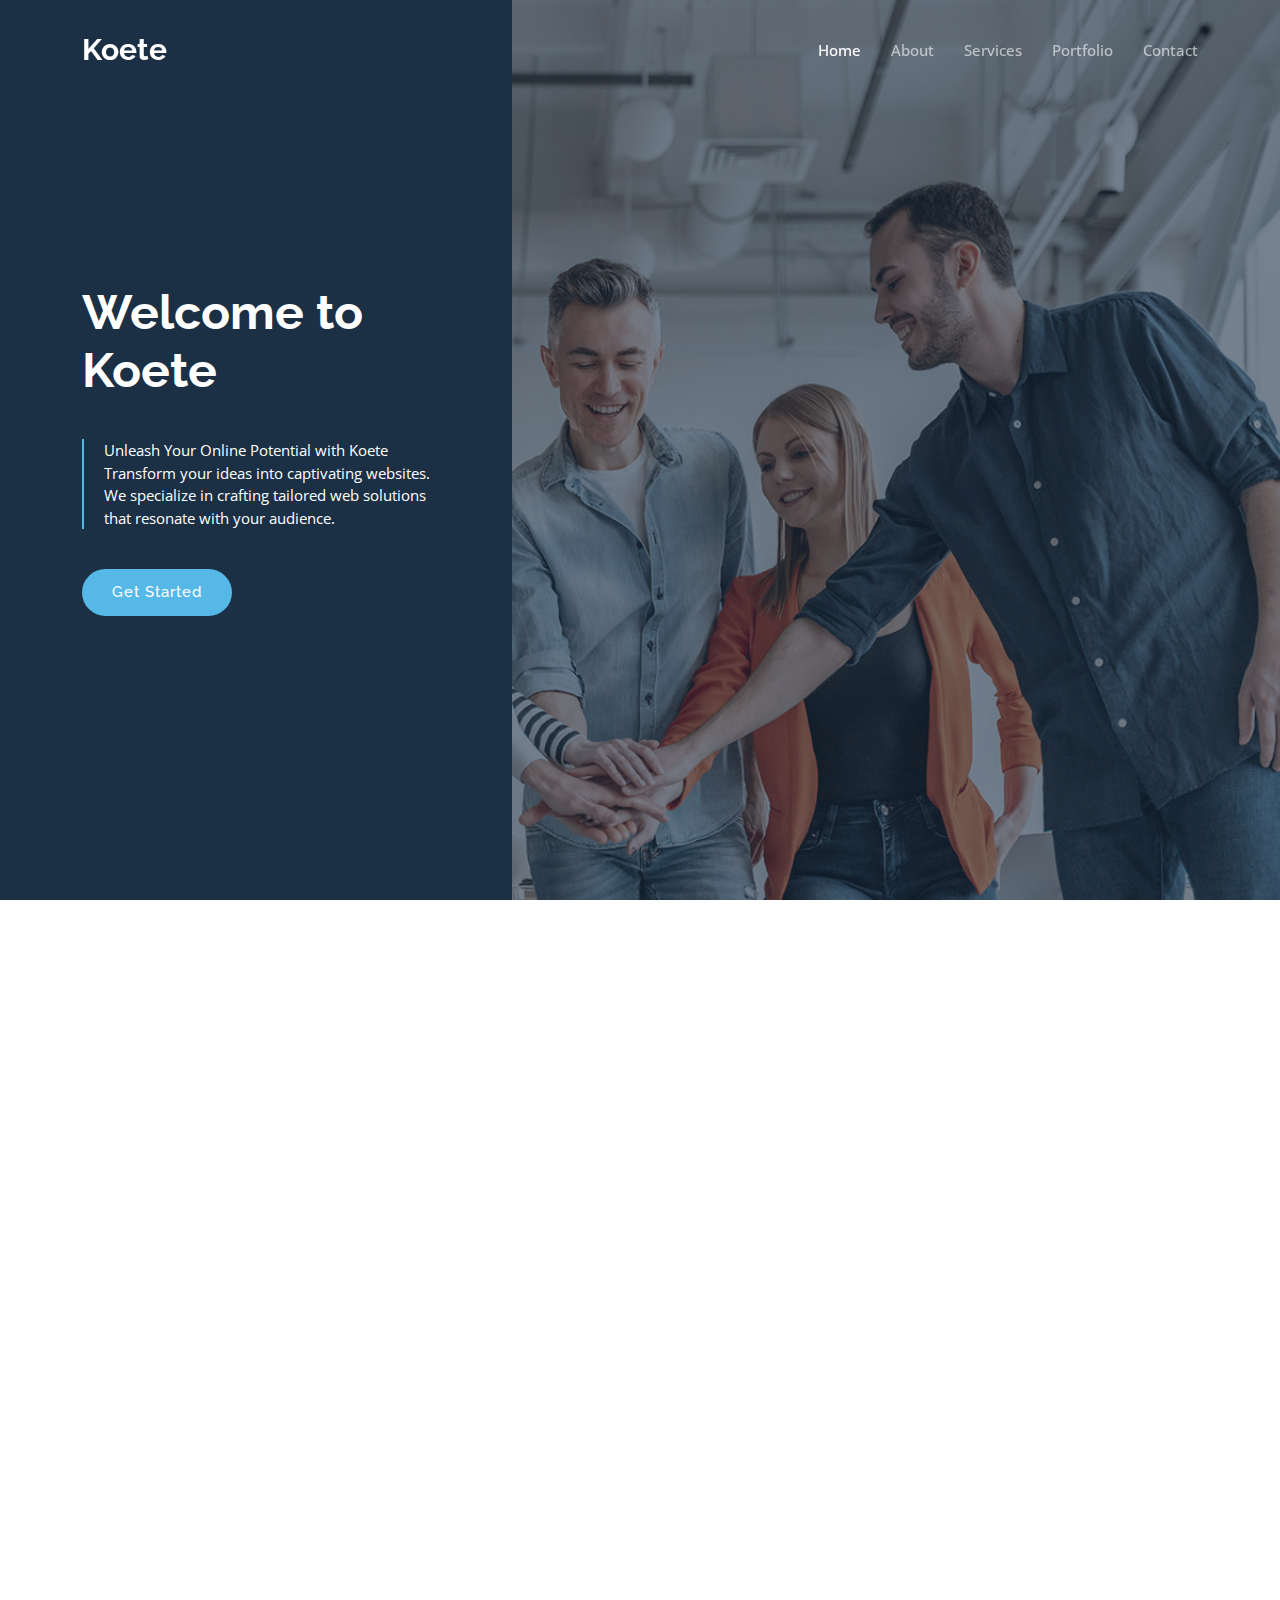
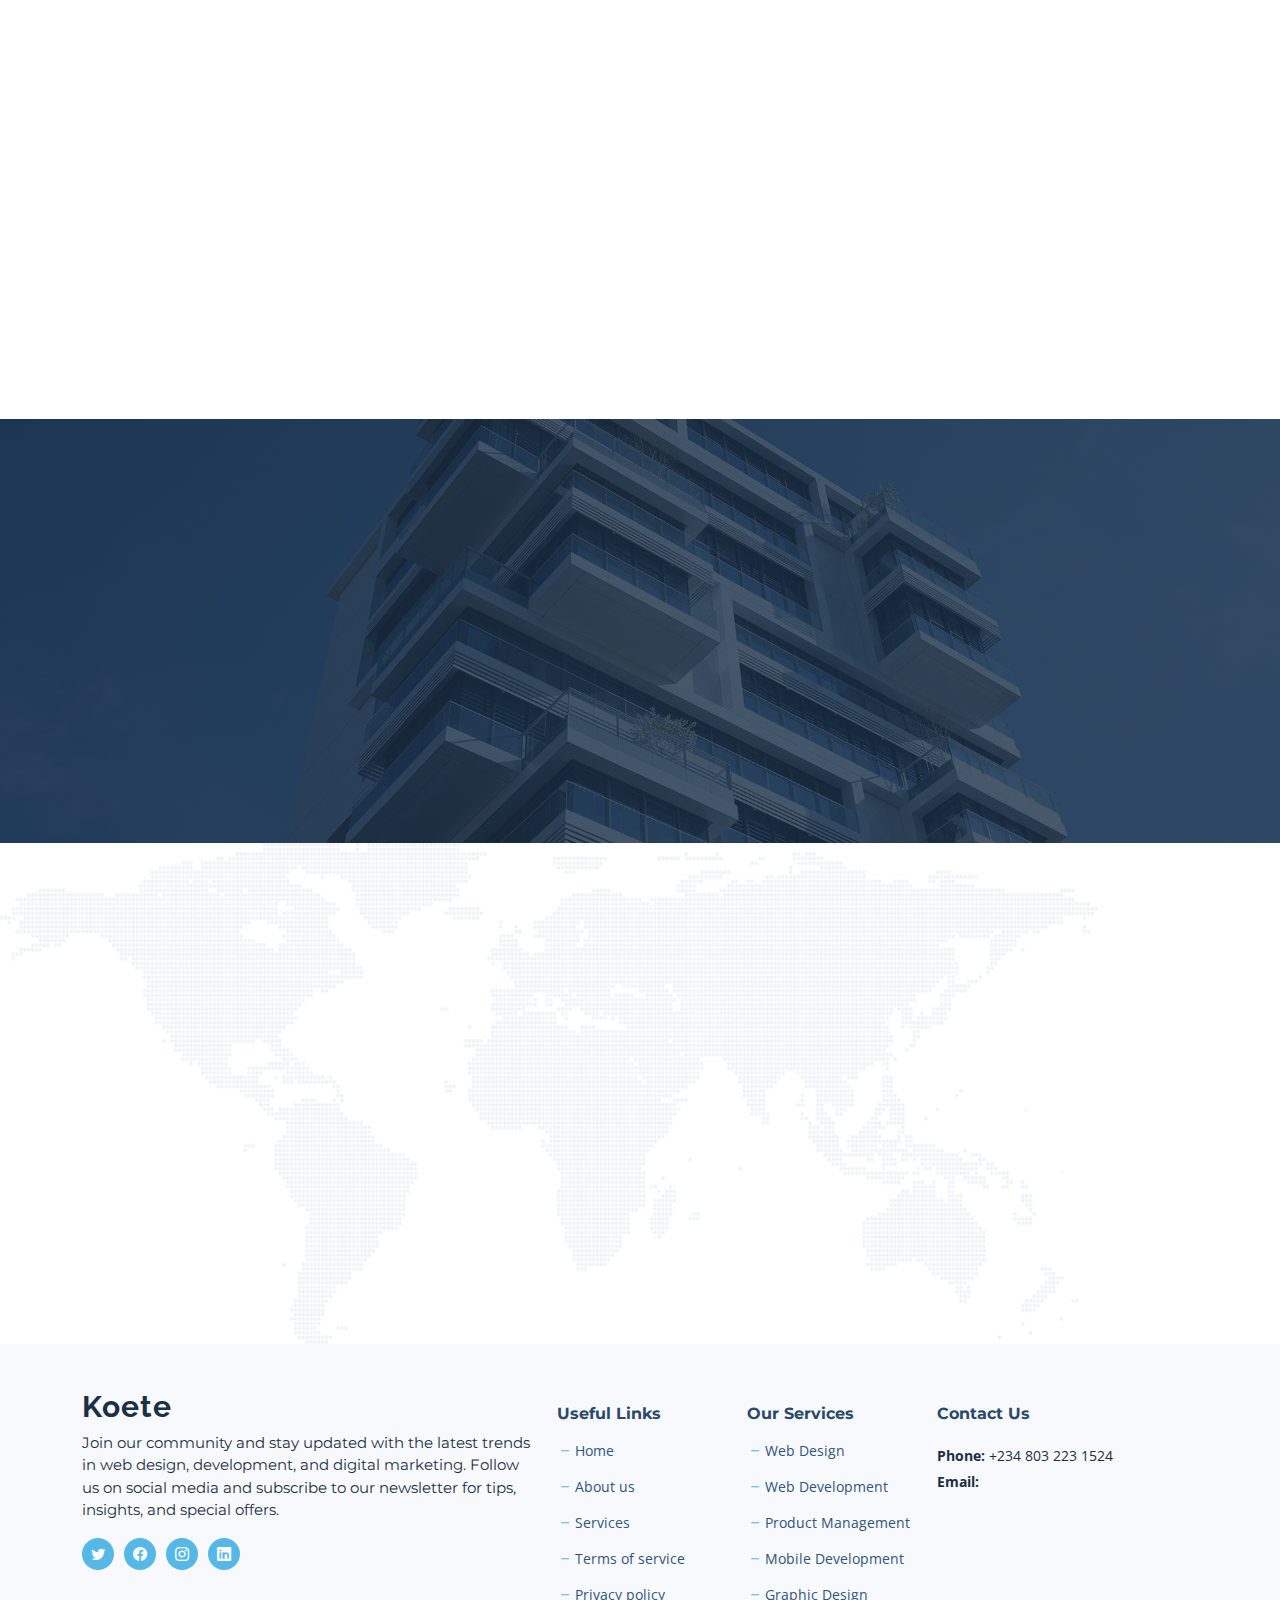
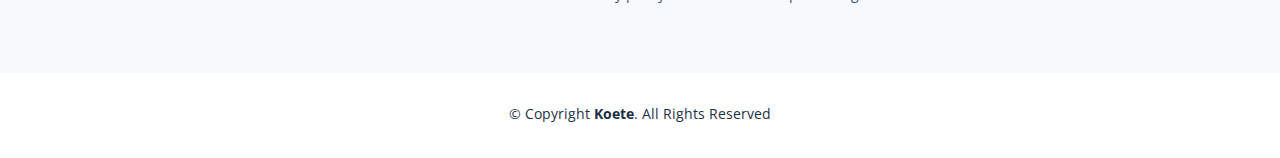
<file: index.html>
<!DOCTYPE html>
<html lang="en">

<head>
  <meta charset="utf-8">
  <meta content="width=device-width, initial-scale=1.0" name="viewport">

  <title>Koete - Index</title>
  <meta content="" name="description">
  <meta content="" name="keywords">

  <!-- Favicons -->
  <link href="assets/img/favicon.png" rel="icon">
  <link href="assets/img/apple-touch-icon.png" rel="apple-touch-icon">

  <!-- Google Fonts -->
  <link rel="preconnect" href="https://fonts.googleapis.com">
  <link rel="preconnect" href="https://fonts.gstatic.com" crossorigin>
  <link href="https://fonts.googleapis.com/css2?family=Open+Sans:ital,wght@0,300;0,400;0,500;0,600;0,700;1,300;1,400;1,600;1,700&family=Montserrat:ital,wght@0,300;0,400;0,500;0,600;0,700;1,300;1,400;1,500;1,600;1,700&family=Raleway:ital,wght@0,300;0,400;0,500;0,600;0,700;1,300;1,400;1,500;1,600;1,700&display=swap" rel="stylesheet">

  <!-- Vendor CSS Files -->
  <link href="assets/vendor/bootstrap/css/bootstrap.min.css" rel="stylesheet">
  <link href="assets/vendor/bootstrap-icons/bootstrap-icons.css" rel="stylesheet">
  <link href="assets/vendor/aos/aos.css" rel="stylesheet">
  <link href="assets/vendor/glightbox/css/glightbox.min.css" rel="stylesheet">
  <link href="assets/vendor/swiper/swiper-bundle.min.css" rel="stylesheet">
  <link href="assets/vendor/remixicon/remixicon.css" rel="stylesheet">

  <!-- Template Main CSS File -->
  <link href="assets/css/main.css" rel="stylesheet">

  <!-- =======================================================
  * Template Name: Koete
  * Updated: Jan 29 2024 with Bootstrap v5.3.2
  * Template URL: https://bootstrapmade.com/Koete-bootstrap-business-template/
  * Author: BootstrapMade.com
  * License: https://bootstrapmade.com/license/
  ======================================================== -->
</head>

<body class="page-index">

  <!-- ======= Header ======= -->
  <header id="header" class="header d-flex align-items-center fixed-top">
    <div class="container-fluid container-xl d-flex align-items-center justify-content-between">

      <a href="index.html" class="logo d-flex align-items-center">
        <!-- Uncomment the line below if you also wish to use an image logo -->
        <!-- <img src="assets/img/logo.png" alt=""> -->
        <h1 class="d-flex align-items-center">Koete</h1>
      </a>

      <i class="mobile-nav-toggle mobile-nav-show bi bi-list"></i>
      <i class="mobile-nav-toggle mobile-nav-hide d-none bi bi-x"></i>

      <nav id="navbar" class="navbar">
        <ul>
          <li><a href="index.html" class="active">Home</a></li>
          <li><a href="about.html">About</a></li>
          <li><a href="services.html">Services</a></li>
          <li><a href="portfolio.html">Portfolio</a></li>
          <li><a href="contact.html">Contact</a></li>
        </ul>
      </nav><!-- .navbar -->

    </div>
  </header><!-- End Header -->

  <!-- ======= Hero Section ======= -->
  <section id="hero" class="hero d-flex align-items-center">
    <div class="container">
      <div class="row">
        <div class="col-xl-4">
          <h2 data-aos="fade-up">Welcome to Koete</h2>
          <blockquote data-aos="fade-up" data-aos-delay="100">
            <p>Unleash Your Online Potential with Koete <br> Transform your ideas into captivating websites. We specialize in crafting tailored web solutions that resonate with your audience. </p>
          </blockquote>
          <div class="d-flex" data-aos="fade-up" data-aos-delay="200">
            <a href="#about" class="btn-get-started">Get Started</a>
          </div>

        </div>
      </div>
    </div>
  </section><!-- End Hero Section -->

  <main id="main">

    <!-- ======= Why Choose Us Section ======= -->
    <section id="why-us" class="why-us">
      <div class="container" data-aos="fade-up">

        <div class="section-header">
          <h2>Why Choose Us</h2>

        </div>

        <div class="row g-0" data-aos="fade-up" data-aos-delay="200">

          <div class="col-xl-5 img-bg" style="background-image: url('assets/img/why-us-bg.jpg')"></div>
          <div class="col-xl-7 slides  position-relative">

            <div class="slides-1 swiper">
              <div class="swiper-wrapper">

                <div class="swiper-slide">
                  <div class="item">
                    <h3 class="mb-3">Let's grow your business together</h3>
                    <p> We're not just building websites; we're building businesses. Partner with us to achieve sustainable growth and success online. With our strategic approach and digital expertise, we help you reach new heights, attract more customers, and increase your revenue.</p>
                  </div>
                </div><!-- End slide item -->

                <div class="swiper-slide">
                  <div class="item">
                    <h3 class="mb-3">Experienced Professionals</h3>
                    <p>Our team brings years of expertise to the table. We've honed our skills through countless projects, staying updated with the latest technologies and trends. Trust in our seasoned professionals to deliver quality results that exceed your expectations.</p>
                  </div>
                </div><!-- End slide item -->

                <div class="swiper-slide">
                  <div class="item">
                    <h3 class="mb-3">Custom Solutions</h3>
                    <p>We understand that every business is unique. That's why we tailor our services to fit your specific needs and goals. From initial concept to final launch, we work closely with you to ensure your website reflects your brand's identity and resonates with your target audience.</p>
                  </div>
                </div><!-- End slide item -->

                <div class="swiper-slide">
                  <div class="item">
                    <h3 class="mb-3">Client-Centric Approach</h3>
                    <p>Your success is our success. We prioritize your goals and satisfaction above all else. Our dedicated team listens to your feedback, communicates transparently, and adapts to your changing needs throughout the project lifecycle.</p>
                  </div>
                </div><!-- End slide item -->

              </div>
              <div class="swiper-pagination"></div>
            </div>
            <div class="swiper-button-prev"></div>
            <div class="swiper-button-next"></div>
          </div>

        </div>

      </div>
    </section><!-- End Why Choose Us Section -->

    <!-- ======= Our Services Section ======= -->
    <section id="services-list" class="services-list">
      <div class="container" data-aos="fade-up">

        <div class="section-header">
          <h2>Our Services</h2>

        </div>

        <div class="row gy-5">

          <div class="col-lg-4 col-md-6 service-item d-flex" data-aos="fade-up" data-aos-delay="100">
            <div class="icon flex-shrink-0"><i class="bi bi-briefcase" style="color: #f57813;"></i></div>
            <div>
              <h4 class="title"><a href="#" class="stretched-link">Web Design & Development</a></h4>
              <p class="description">From sleek designs to robust functionalities, we create websites that stand out and perform.</p>
            </div>
          </div>
          <!-- End Service Item -->

          <div class="col-lg-4 col-md-6 service-item d-flex" data-aos="fade-up" data-aos-delay="200">
            <div class="icon flex-shrink-0"><i class="bi bi-card-checklist" style="color: #15a04a;"></i></div>
            <div>
              <h4 class="title"><a href="#" class="stretched-link">E-commerce Solutions</a></h4>
              <p class="description">Boost your sales with a user-friendly and secure online store tailored to your business needs.</p>
            </div>
          </div><!-- End Service Item -->

          <div class="col-lg-4 col-md-6 service-item d-flex" data-aos="fade-up" data-aos-delay="300">
            <div class="icon flex-shrink-0"><i class="bi bi-bar-chart" style="color: #d90769;"></i></div>
            <div>
              <h4 class="title"><a href="#" class="stretched-link">Maintenance & Support</a></h4>
              <p class="description">Stay worry-free with our ongoing support and maintenance services. We keep your website running smoothly.</p>
            </div>
          </div><!-- End Service Item -->

        </div>

      </div>
    </section><!-- End Our Services Section -->

    <!-- ======= Call To Action Section ======= -->
    <section id="call-to-action" class="call-to-action">
      <div class="container" data-aos="fade-up">
        <div class="row justify-content-center">
          <div class="col-lg-6 text-center">
            <h3>About Us</h3>
            <p>At Koete, we are passionate about crafting exceptional web experiences. With a team of skilled designers, developers, and digital marketers, we collaborate closely with our clients to turn their vision into reality.</p>
            <a class="cta-btn" href="#">Call To Action</a>
          </div>
        </div>

      </div>
    </section><!-- End Call To Action Section -->


    
    <!-- ======= Contact Section ======= -->
    <section id="contact" class="contact">
      <div class="container position-relative" data-aos="fade-up">

        <div class="row gy-4 d-flex justify-content-end">

          <div class="col-lg-5" data-aos="fade-up" data-aos-delay="100">

            <div class="info-item d-flex">
              <i class="bi bi-envelope flex-shrink-0"></i>
              <div>
                <h4>Email:</h4>
                <p>info@example.com</p>
              </div>
            </div><!-- End Info Item -->

            <div class="info-item d-flex">
              <i class="bi bi-phone flex-shrink-0"></i>
              <div>
                <h4>Call:</h4>
                <p>+234 803 223 1524</p>
              </div>
            </div><!-- End Info Item -->

          </div>

          <div class="col-lg-6" data-aos="fade-up" data-aos-delay="250">

            <form action="#" method="post" role="form" class="php-email-form">
              <div class="row">
                <div class="col-md-6 form-group">
                  <input type="text" name="name" class="form-control" id="name" placeholder="Your Name" required>
                </div>
                <div class="col-md-6 form-group mt-3 mt-md-0">
                  <input type="email" class="form-control" name="email" id="email" placeholder="Your Email" required>
                </div>
              </div>
              <div class="form-group mt-3">
                <input type="text" class="form-control" name="subject" id="subject" placeholder="Subject" required>
              </div>
              <div class="form-group mt-3">
                <textarea class="form-control" name="message" rows="5" placeholder="Message" required></textarea>
              </div>
              <div class="my-3">
                <div class="loading">Loading</div>
                <div class="error-message"></div>
                <div class="sent-message">Your message has been sent. Thank you!</div>
              </div>
              <div class="text-center"><button type="submit">Send Message</button></div>
            </form>

          </div><!-- End Contact Form -->

        </div>

      </div>
    </section><!-- End Contact Section -->

  </main><!-- End #main -->

  <!-- ======= Footer ======= -->
  <footer id="footer" class="footer">

    <div class="footer-content">
      <div class="container">
        <div class="row gy-4">
          <div class="col-lg-5 col-md-12 footer-info">
            <a href="index.html" class="logo d-flex align-items-center">
              <span>Koete</span>
            </a>
            <p>Join our community and stay updated with the latest trends in web design, development, and digital marketing. Follow us on social media and subscribe to our newsletter for tips, insights, and special offers.</p>
            <div class="social-links d-flex  mt-3">
              <a href="#" class="twitter"><i class="bi bi-twitter"></i></a>
              <a href="#" class="facebook"><i class="bi bi-facebook"></i></a>
              <a href="#" class="instagram"><i class="bi bi-instagram"></i></a>
              <a href="#" class="linkedin"><i class="bi bi-linkedin"></i></a>
            </div>
          </div>

          <div class="col-lg-2 col-6 footer-links">
            <h4>Useful Links</h4>
            <ul>
              <li><i class="bi bi-dash"></i> <a href="#">Home</a></li>
              <li><i class="bi bi-dash"></i> <a href="#">About us</a></li>
              <li><i class="bi bi-dash"></i> <a href="#">Services</a></li>
              <li><i class="bi bi-dash"></i> <a href="#">Terms of service</a></li>
              <li><i class="bi bi-dash"></i> <a href="#">Privacy policy</a></li>
            </ul>
          </div>

          <div class="col-lg-2 col-6 footer-links">
            <h4>Our Services</h4>
            <ul>
              <li><i class="bi bi-dash"></i> <a href="#">Web Design</a></li>
              <li><i class="bi bi-dash"></i> <a href="#">Web Development</a></li>
              <li><i class="bi bi-dash"></i> <a href="#">Product Management</a></li>
              <li><i class="bi bi-dash"></i> <a href="#">Mobile Development</a></li>
              <li><i class="bi bi-dash"></i> <a href="#">Graphic Design</a></li>
            </ul>
          </div>

          <div class="col-lg-3 col-md-12 footer-contact text-center text-md-start">
            <h4>Contact Us</h4>
            <p>
              <strong>Phone:</strong> +234 803 223 1524<br>
              <strong>Email:</strong> <br>
            </p>

          </div>

        </div>
      </div>
    </div>

    <div class="footer-legal">
      <div class="container">
        <div class="copyright">
          &copy; Copyright <strong><span>Koete</span></strong>. All Rights Reserved
        </div>
        <div class="credits">
        </div>
      </div>
    </div>
  </footer><!-- End Footer --><!-- End Footer -->

  <a href="#" class="scroll-top d-flex align-items-center justify-content-center"><i class="bi bi-arrow-up-short"></i></a>

  <div id="preloader"></div>

  <!-- Vendor JS Files -->
  <script src="assets/vendor/bootstrap/js/bootstrap.bundle.min.js"></script>
  <script src="assets/vendor/aos/aos.js"></script>
  <script src="assets/vendor/glightbox/js/glightbox.min.js"></script>
  <script src="assets/vendor/swiper/swiper-bundle.min.js"></script>
  <script src="assets/vendor/isotope-layout/isotope.pkgd.min.js"></script>
  <script src="assets/vendor/php-email-form/validate.js"></script>

  <!-- Template Main JS File -->
  <script src="assets/js/main.js"></script>

</body>

</html>
</file>
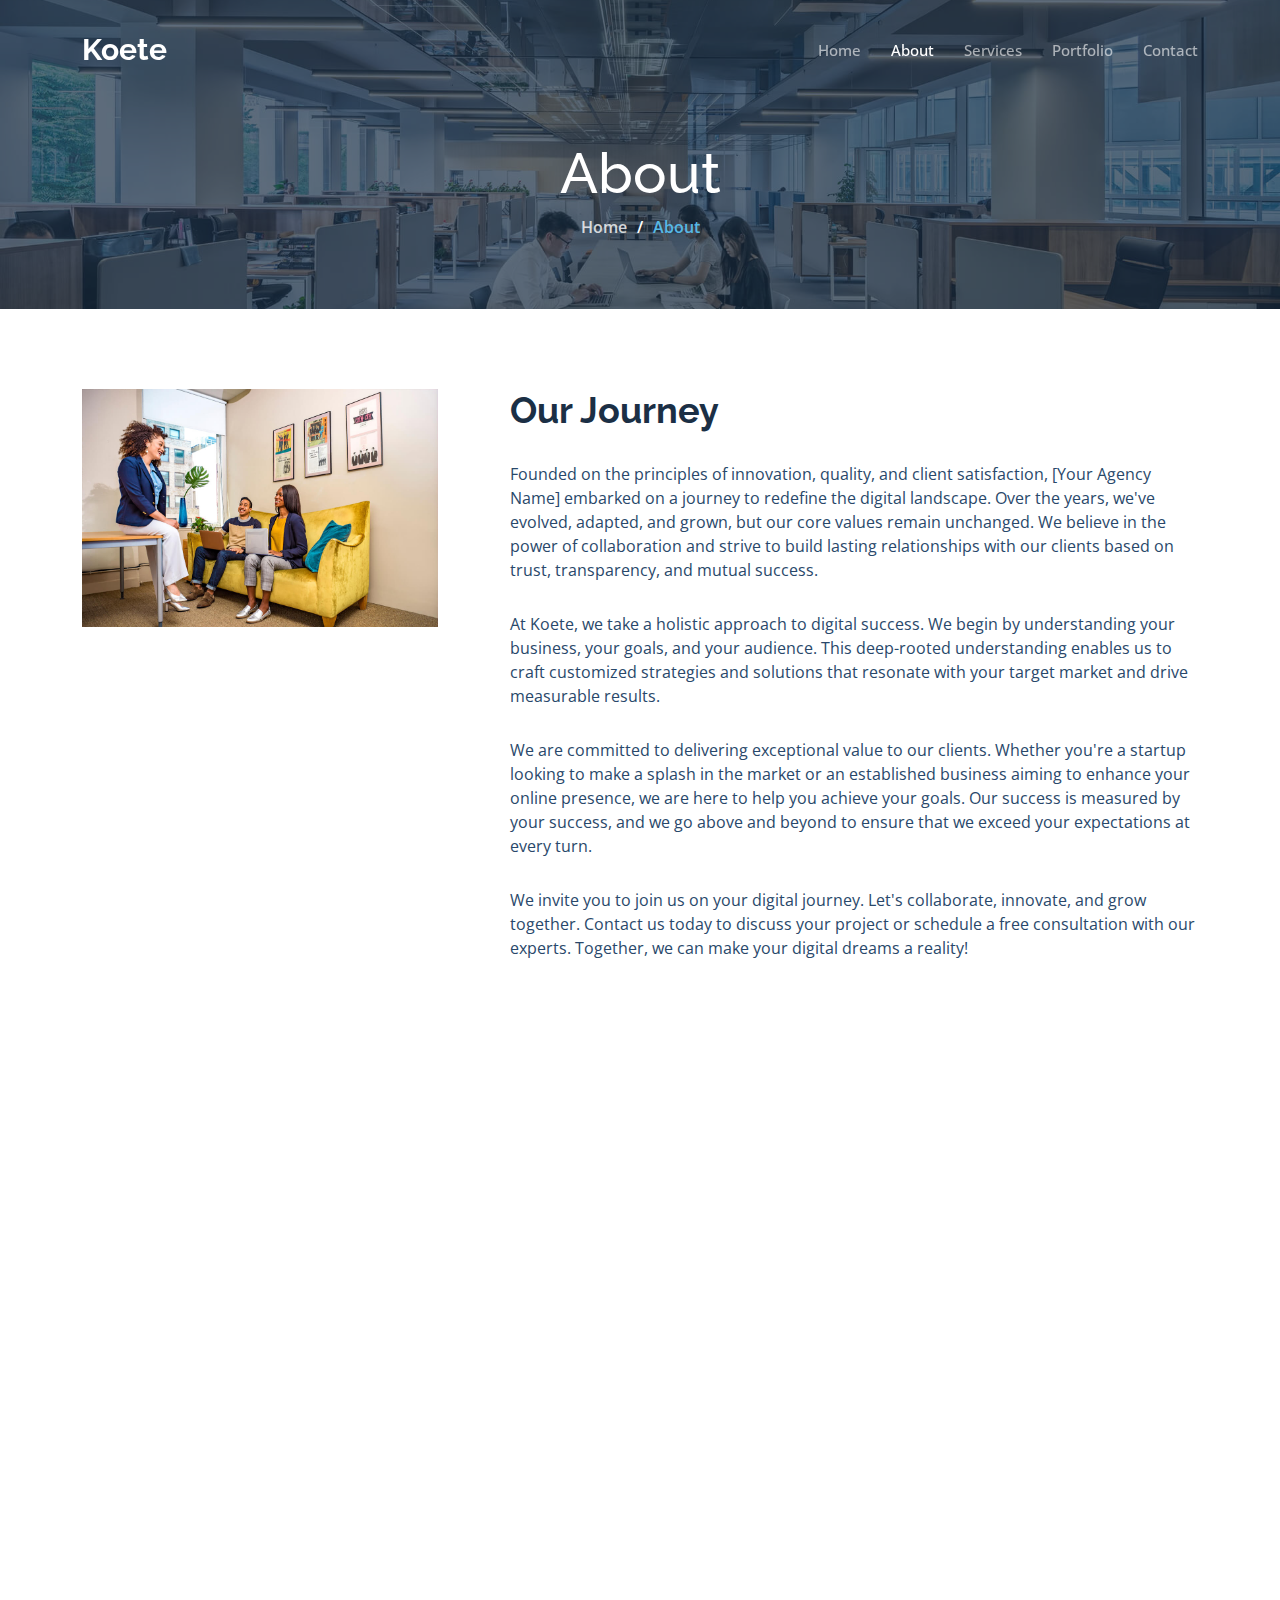
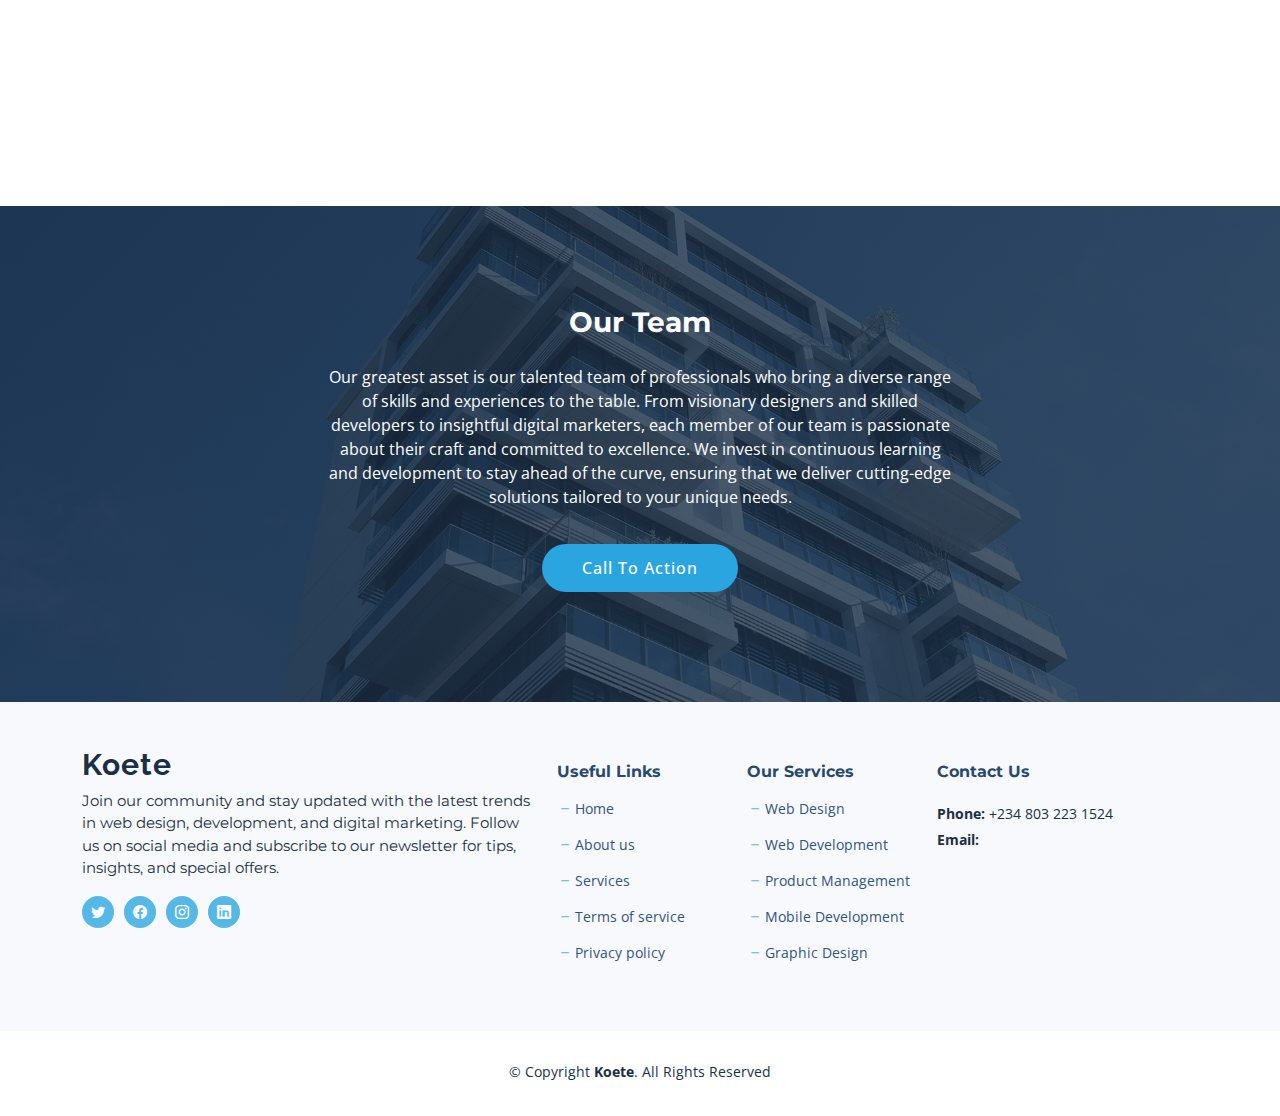
<file: about.html>
<!DOCTYPE html>
<html lang="en">

<head>
  <meta charset="utf-8">
  <meta content="width=device-width, initial-scale=1.0" name="viewport">

  <title>Koete - About</title>
  <meta content="" name="description">
  <meta content="" name="keywords">

  <!-- Favicons -->
  <link href="assets/img/favicon.png" rel="icon">
  <link href="assets/img/apple-touch-icon.png" rel="apple-touch-icon">

  <!-- Google Fonts -->
  <link rel="preconnect" href="https://fonts.googleapis.com">
  <link rel="preconnect" href="https://fonts.gstatic.com" crossorigin>
  <link href="https://fonts.googleapis.com/css2?family=Open+Sans:ital,wght@0,300;0,400;0,500;0,600;0,700;1,300;1,400;1,600;1,700&family=Montserrat:ital,wght@0,300;0,400;0,500;0,600;0,700;1,300;1,400;1,500;1,600;1,700&family=Raleway:ital,wght@0,300;0,400;0,500;0,600;0,700;1,300;1,400;1,500;1,600;1,700&display=swap" rel="stylesheet">

  <!-- Vendor CSS Files -->
  <link href="assets/vendor/bootstrap/css/bootstrap.min.css" rel="stylesheet">
  <link href="assets/vendor/bootstrap-icons/bootstrap-icons.css" rel="stylesheet">
  <link href="assets/vendor/aos/aos.css" rel="stylesheet">
  <link href="assets/vendor/glightbox/css/glightbox.min.css" rel="stylesheet">
  <link href="assets/vendor/swiper/swiper-bundle.min.css" rel="stylesheet">
  <link href="assets/vendor/remixicon/remixicon.css" rel="stylesheet">

  <!-- Template Main CSS File -->
  <link href="assets/css/main.css" rel="stylesheet">

  <!-- =======================================================
  * Template Name: Koete
  * Updated: Jan 29 2024 with Bootstrap v5.3.2
  * Template URL: https://bootstrapmade.com/Koete-bootstrap-business-template/
  * Author: BootstrapMade.com
  * License: https://bootstrapmade.com/license/
  ======================================================== -->
</head>

<body class="page-about">

  <!-- ======= Header ======= -->
  <header id="header" class="header d-flex align-items-center fixed-top">
    <div class="container-fluid container-xl d-flex align-items-center justify-content-between">

      <a href="index.html" class="logo d-flex align-items-center">
        <!-- Uncomment the line below if you also wish to use an image logo -->
        <!-- <img src="assets/img/logo.png" alt=""> -->
        <h1 class="d-flex align-items-center">Koete</h1>
      </a>

      <i class="mobile-nav-toggle mobile-nav-show bi bi-list"></i>
      <i class="mobile-nav-toggle mobile-nav-hide d-none bi bi-x"></i>

      <nav id="navbar" class="navbar">
        <ul>
          <li><a href="index.html">Home</a></li>
          <li><a href="about.html" class="active">About</a></li>
          <li><a href="services.html">Services</a></li>
          <li><a href="portfolio.html">Portfolio</a></li>
          <li><a href="contact.html">Contact</a></li>
        </ul>
      </nav><!-- .navbar -->

    </div>
  </header><!-- End Header -->

  <main id="main">

    <!-- ======= Breadcrumbs ======= -->
    <div class="breadcrumbs d-flex align-items-center" style="background-image: url('assets/img/about-header.jpg');">
      <div class="container position-relative d-flex flex-column align-items-center">

        <h2>About</h2>
        <ol>
          <li><a href="index.html">Home</a></li>
          <li>About</li>
        </ol>

      </div>
    </div><!-- End Breadcrumbs -->

    <!-- ======= About Section ======= -->
    <section id="about" class="about">
      <div class="container" data-aos="fade-up">

        <div class="row gy-4" data-aos="fade-up">
          <div class="col-lg-4">
            <img src="assets/img/about.jpg" class="img-fluid" alt="">
          </div>
          <div class="col-lg-8">
            <div class="content ps-lg-5">
              <h3>Our Journey</h3>
              <p>
                Founded on the principles of innovation, quality, and client satisfaction, [Your Agency Name] embarked on a journey to redefine the digital landscape. Over the years, we've evolved, adapted, and grown, but our core values remain unchanged. We believe in the power of collaboration and strive to build lasting relationships with our clients based on trust, transparency, and mutual success.
              </p>
              <p>
                At Koete, we take a holistic approach to digital success. We begin by understanding your business, your goals, and your audience. This deep-rooted understanding enables us to craft customized strategies and solutions that resonate with your target market and drive measurable results.
              </p>
              <p>
                We are committed to delivering exceptional value to our clients. Whether you're a startup looking to make a splash in the market or an established business aiming to enhance your online presence, we are here to help you achieve your goals. Our success is measured by your success, and we go above and beyond to ensure that we exceed your expectations at every turn.
              </p>
              <p>
                We invite you to join us on your digital journey. Let's collaborate, innovate, and grow together. Contact us today to discuss your project or schedule a free consultation with our experts. Together, we can make your digital dreams a reality!
              </p>
            </div>
          </div>
        </div>

      </div>
    </section><!-- End About Section -->

    <!-- ======= Why Choose Us Section ======= -->
    <section id="why-us" class="why-us">
      <div class="container" data-aos="fade-up">

        <div class="section-header">
          <h2>Why Choose Us</h2>

        </div>

        <div class="row g-0" data-aos="fade-up" data-aos-delay="200">

          <div class="col-xl-5 img-bg" style="background-image: url('assets/img/why-us-bg.jpg')"></div>
          <div class="col-xl-7 slides  position-relative">

            <div class="slides-1 swiper">
              <div class="swiper-wrapper">

                <div class="swiper-slide">
                  <div class="item">
                    <h3 class="mb-3">Let's grow your business together</h3>
                    <p> We're not just building websites; we're building businesses. Partner with us to achieve sustainable growth and success online. With our strategic approach and digital expertise, we help you reach new heights, attract more customers, and increase your revenue.</p>
                  </div>
                </div><!-- End slide item -->

                <div class="swiper-slide">
                  <div class="item">
                    <h3 class="mb-3">Experienced Professionals</h3>
                    <p>Our team brings years of expertise to the table. We've honed our skills through countless projects, staying updated with the latest technologies and trends. Trust in our seasoned professionals to deliver quality results that exceed your expectations.</p>
                  </div>
                </div><!-- End slide item -->

                <div class="swiper-slide">
                  <div class="item">
                    <h3 class="mb-3">Custom Solutions</h3>
                    <p>We understand that every business is unique. That's why we tailor our services to fit your specific needs and goals. From initial concept to final launch, we work closely with you to ensure your website reflects your brand's identity and resonates with your target audience.</p>
                  </div>
                </div><!-- End slide item -->

                <div class="swiper-slide">
                  <div class="item">
                    <h3 class="mb-3">Client-Centric Approach</h3>
                    <p>Your success is our success. We prioritize your goals and satisfaction above all else. Our dedicated team listens to your feedback, communicates transparently, and adapts to your changing needs throughout the project lifecycle.</p>
                  </div>
                </div><!-- End slide item -->

              </div>
              <div class="swiper-pagination"></div>
            </div>
            <div class="swiper-button-prev"></div>
            <div class="swiper-button-next"></div>
          </div>

        </div>

      </div>
    </section><!-- End Why Choose Us Section -->

    <!-- ======= Call To Action Section ======= -->
    <section id="call-to-action" class="call-to-action">
      <div class="row justify-content-center">
        <div class="col-lg-6 text-center">
          <h3>Our Team</h3>
          <p>Our greatest asset is our talented team of professionals who bring a diverse range of skills and experiences to the table. From visionary designers and skilled developers to insightful digital marketers, each member of our team is passionate about their craft and committed to excellence. We invest in continuous learning and development to stay ahead of the curve, ensuring that we deliver cutting-edge solutions tailored to your unique needs.</p>
          <a class="cta-btn" href="#">Call To Action</a>
        </div>
      </div>

      </div>
    </section><!-- End Call To Action Section -->


  </main><!-- End #main -->

  <!-- ======= Footer ======= -->
  <footer id="footer" class="footer">

    <div class="footer-content">
      <div class="container">
        <div class="row gy-4">
          <div class="col-lg-5 col-md-12 footer-info">
            <a href="index.html" class="logo d-flex align-items-center">
              <span>Koete</span>
            </a>
            <p>Join our community and stay updated with the latest trends in web design, development, and digital marketing. Follow us on social media and subscribe to our newsletter for tips, insights, and special offers.</p>
            <div class="social-links d-flex  mt-3">
              <a href="#" class="twitter"><i class="bi bi-twitter"></i></a>
              <a href="#" class="facebook"><i class="bi bi-facebook"></i></a>
              <a href="#" class="instagram"><i class="bi bi-instagram"></i></a>
              <a href="#" class="linkedin"><i class="bi bi-linkedin"></i></a>
            </div>
          </div>

          <div class="col-lg-2 col-6 footer-links">
            <h4>Useful Links</h4>
            <ul>
              <li><i class="bi bi-dash"></i> <a href="#">Home</a></li>
              <li><i class="bi bi-dash"></i> <a href="#">About us</a></li>
              <li><i class="bi bi-dash"></i> <a href="#">Services</a></li>
              <li><i class="bi bi-dash"></i> <a href="#">Terms of service</a></li>
              <li><i class="bi bi-dash"></i> <a href="#">Privacy policy</a></li>
            </ul>
          </div>

          <div class="col-lg-2 col-6 footer-links">
            <h4>Our Services</h4>
            <ul>
              <li><i class="bi bi-dash"></i> <a href="#">Web Design</a></li>
              <li><i class="bi bi-dash"></i> <a href="#">Web Development</a></li>
              <li><i class="bi bi-dash"></i> <a href="#">Product Management</a></li>
              <li><i class="bi bi-dash"></i> <a href="#">Mobile Development</a></li>
              <li><i class="bi bi-dash"></i> <a href="#">Graphic Design</a></li>
            </ul>
          </div>

          <div class="col-lg-3 col-md-12 footer-contact text-center text-md-start">
            <h4>Contact Us</h4>
            <p>
              <strong>Phone:</strong> +234 803 223 1524<br>
              <strong>Email:</strong> <br>
            </p>

          </div>

        </div>
      </div>
    </div>

    <div class="footer-legal">
      <div class="container">
        <div class="copyright">
          &copy; Copyright <strong><span>Koete</span></strong>. All Rights Reserved
        </div>
        <div class="credits">
        </div>
      </div>
    </div>
  </footer><!-- End Footer --><!-- End Footer -->

  <a href="#" class="scroll-top d-flex align-items-center justify-content-center"><i class="bi bi-arrow-up-short"></i></a>

  <div id="preloader"></div>

  <!-- Vendor JS Files -->
  <script src="assets/vendor/bootstrap/js/bootstrap.bundle.min.js"></script>
  <script src="assets/vendor/aos/aos.js"></script>
  <script src="assets/vendor/glightbox/js/glightbox.min.js"></script>
  <script src="assets/vendor/swiper/swiper-bundle.min.js"></script>
  <script src="assets/vendor/isotope-layout/isotope.pkgd.min.js"></script>
  <script src="assets/vendor/php-email-form/validate.js"></script>

  <!-- Template Main JS File -->
  <script src="assets/js/main.js"></script>

</body>

</html>
</file>
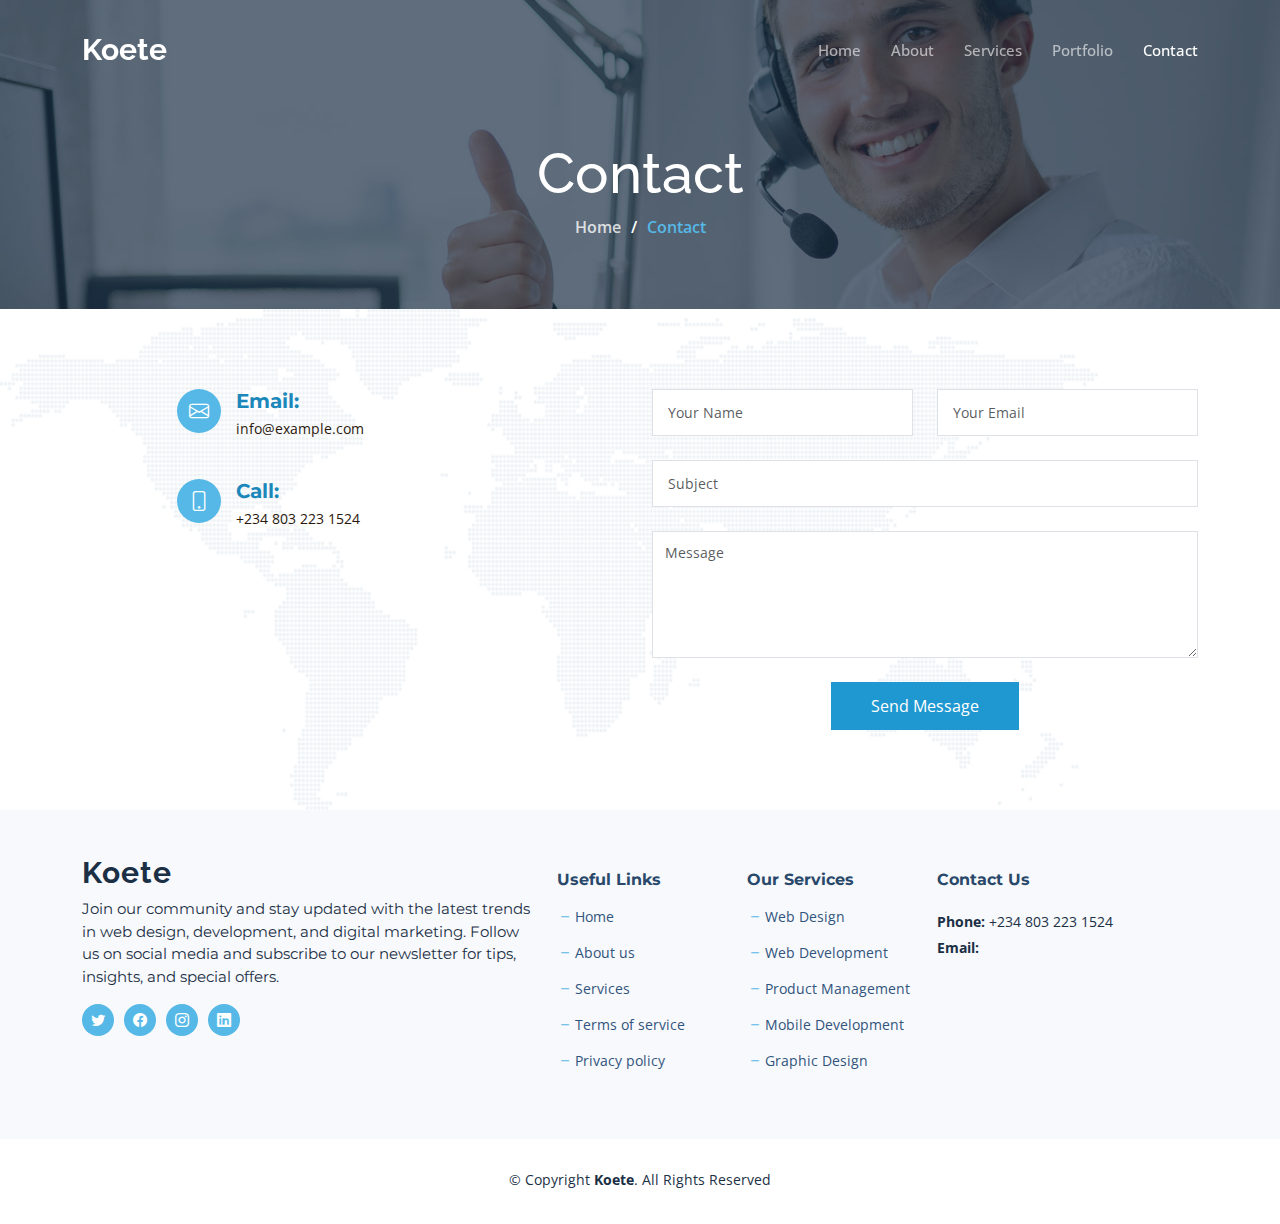
<file: contact.html>
<!DOCTYPE html>
<html lang="en">

<head>
  <meta charset="utf-8">
  <meta content="width=device-width, initial-scale=1.0" name="viewport">

  <title>Koete - Contact</title>
  <meta content="" name="description">
  <meta content="" name="keywords">

  <!-- Favicons -->
  <link href="assets/img/favicon.png" rel="icon">
  <link href="assets/img/apple-touch-icon.png" rel="apple-touch-icon">

  <!-- Google Fonts -->
  <link rel="preconnect" href="https://fonts.googleapis.com">
  <link rel="preconnect" href="https://fonts.gstatic.com" crossorigin>
  <link href="https://fonts.googleapis.com/css2?family=Open+Sans:ital,wght@0,300;0,400;0,500;0,600;0,700;1,300;1,400;1,600;1,700&family=Montserrat:ital,wght@0,300;0,400;0,500;0,600;0,700;1,300;1,400;1,500;1,600;1,700&family=Raleway:ital,wght@0,300;0,400;0,500;0,600;0,700;1,300;1,400;1,500;1,600;1,700&display=swap" rel="stylesheet">

  <!-- Vendor CSS Files -->
  <link href="assets/vendor/bootstrap/css/bootstrap.min.css" rel="stylesheet">
  <link href="assets/vendor/bootstrap-icons/bootstrap-icons.css" rel="stylesheet">
  <link href="assets/vendor/aos/aos.css" rel="stylesheet">
  <link href="assets/vendor/glightbox/css/glightbox.min.css" rel="stylesheet">
  <link href="assets/vendor/swiper/swiper-bundle.min.css" rel="stylesheet">
  <link href="assets/vendor/remixicon/remixicon.css" rel="stylesheet">

  <!-- Template Main CSS File -->
  <link href="assets/css/main.css" rel="stylesheet">

  <!-- =======================================================
  * Template Name: Koete
  * Updated: Jan 29 2024 with Bootstrap v5.3.2
  * Template URL: https://bootstrapmade.com/Koete-bootstrap-business-template/
  * Author: BootstrapMade.com
  * License: https://bootstrapmade.com/license/
  ======================================================== -->
</head>

<body class="page-contact">

  <!-- ======= Header ======= -->
  <header id="header" class="header d-flex align-items-center fixed-top">
    <div class="container-fluid container-xl d-flex align-items-center justify-content-between">

      <a href="index.html" class="logo d-flex align-items-center">
        <!-- Uncomment the line below if you also wish to use an image logo -->
        <!-- <img src="assets/img/logo.png" alt=""> -->
        <h1 class="d-flex align-items-center">Koete</h1>
      </a>

      <i class="mobile-nav-toggle mobile-nav-show bi bi-list"></i>
      <i class="mobile-nav-toggle mobile-nav-hide d-none bi bi-x"></i>

      <nav id="navbar" class="navbar">
        <ul>
          <li><a href="index.html">Home</a></li>
          <li><a href="about.html">About</a></li>
          <li><a href="services.html">Services</a></li>
          <li><a href="portfolio.html">Portfolio</a></li>
          <li><a href="contact.html" class="active">Contact</a></li>
        </ul>
      </nav><!-- .navbar -->

    </div>
  </header><!-- End Header -->

  <main id="main">

    <!-- ======= Breadcrumbs ======= -->
    <div class="breadcrumbs d-flex align-items-center" style="background-image: url('assets/img/contact-header.jpg');">
      <div class="container position-relative d-flex flex-column align-items-center">

        <h2>Contact</h2>
        <ol>
          <li><a href="index.html">Home</a></li>
          <li>Contact</li>
        </ol>

      </div>
    </div><!-- End Breadcrumbs -->

    <!-- ======= Contact Section ======= -->
    <section id="contact" class="contact">
      <div class="container position-relative" data-aos="fade-up">

        <div class="row gy-4 d-flex justify-content-end">

          <div class="col-lg-5" data-aos="fade-up" data-aos-delay="100">

            <div class="info-item d-flex">
              <i class="bi bi-envelope flex-shrink-0"></i>
              <div>
                <h4>Email:</h4>
                <p>info@example.com</p>
              </div>
            </div><!-- End Info Item -->

            <div class="info-item d-flex">
              <i class="bi bi-phone flex-shrink-0"></i>
              <div>
                <h4>Call:</h4>
                <p>+234 803 223 1524</p>
              </div>
            </div><!-- End Info Item -->

          </div>

          <div class="col-lg-6" data-aos="fade-up" data-aos-delay="250">

            <form action="#" method="post" role="form" class="php-email-form">
              <div class="row">
                <div class="col-md-6 form-group">
                  <input type="text" name="name" class="form-control" id="name" placeholder="Your Name" required>
                </div>
                <div class="col-md-6 form-group mt-3 mt-md-0">
                  <input type="email" class="form-control" name="email" id="email" placeholder="Your Email" required>
                </div>
              </div>
              <div class="form-group mt-3">
                <input type="text" class="form-control" name="subject" id="subject" placeholder="Subject" required>
              </div>
              <div class="form-group mt-3">
                <textarea class="form-control" name="message" rows="5" placeholder="Message" required></textarea>
              </div>
              <div class="my-3">
                <div class="loading">Loading</div>
                <div class="error-message"></div>
                <div class="sent-message">Your message has been sent. Thank you!</div>
              </div>
              <div class="text-center"><button type="submit">Send Message</button></div>
            </form>

          </div><!-- End Contact Form -->

        </div>

      </div>
    </section><!-- End Contact Section -->

  </main><!-- End #main -->

  <!-- ======= Footer ======= -->
  <footer id="footer" class="footer">

    <div class="footer-content">
      <div class="container">
        <div class="row gy-4">
          <div class="col-lg-5 col-md-12 footer-info">
            <a href="index.html" class="logo d-flex align-items-center">
              <span>Koete</span>
            </a>
            <p>Join our community and stay updated with the latest trends in web design, development, and digital marketing. Follow us on social media and subscribe to our newsletter for tips, insights, and special offers.</p>
            <div class="social-links d-flex  mt-3">
              <a href="#" class="twitter"><i class="bi bi-twitter"></i></a>
              <a href="#" class="facebook"><i class="bi bi-facebook"></i></a>
              <a href="#" class="instagram"><i class="bi bi-instagram"></i></a>
              <a href="#" class="linkedin"><i class="bi bi-linkedin"></i></a>
            </div>
          </div>

          <div class="col-lg-2 col-6 footer-links">
            <h4>Useful Links</h4>
            <ul>
              <li><i class="bi bi-dash"></i> <a href="#">Home</a></li>
              <li><i class="bi bi-dash"></i> <a href="#">About us</a></li>
              <li><i class="bi bi-dash"></i> <a href="#">Services</a></li>
              <li><i class="bi bi-dash"></i> <a href="#">Terms of service</a></li>
              <li><i class="bi bi-dash"></i> <a href="#">Privacy policy</a></li>
            </ul>
          </div>

          <div class="col-lg-2 col-6 footer-links">
            <h4>Our Services</h4>
            <ul>
              <li><i class="bi bi-dash"></i> <a href="#">Web Design</a></li>
              <li><i class="bi bi-dash"></i> <a href="#">Web Development</a></li>
              <li><i class="bi bi-dash"></i> <a href="#">Product Management</a></li>
              <li><i class="bi bi-dash"></i> <a href="#">Mobile Development</a></li>
              <li><i class="bi bi-dash"></i> <a href="#">Graphic Design</a></li>
            </ul>
          </div>

          <div class="col-lg-3 col-md-12 footer-contact text-center text-md-start">
            <h4>Contact Us</h4>
            <p>
              <strong>Phone:</strong> +234 803 223 1524<br>
              <strong>Email:</strong> <br>
            </p>

          </div>

        </div>
      </div>
    </div>

    <div class="footer-legal">
      <div class="container">
        <div class="copyright">
          &copy; Copyright <strong><span>Koete</span></strong>. All Rights Reserved
        </div>
        <div class="credits">
        </div>
      </div>
    </div>
  </footer><!-- End Footer --><!-- End Footer -->

  <a href="#" class="scroll-top d-flex align-items-center justify-content-center"><i class="bi bi-arrow-up-short"></i></a>

  <div id="preloader"></div>

  <!-- Vendor JS Files -->
  <script src="assets/vendor/bootstrap/js/bootstrap.bundle.min.js"></script>
  <script src="assets/vendor/aos/aos.js"></script>
  <script src="assets/vendor/glightbox/js/glightbox.min.js"></script>
  <script src="assets/vendor/swiper/swiper-bundle.min.js"></script>
  <script src="assets/vendor/isotope-layout/isotope.pkgd.min.js"></script>
  <script src="assets/vendor/php-email-form/validate.js"></script>

  <!-- Template Main JS File -->
  <script src="assets/js/main.js"></script>

</body>

</html>
</file>
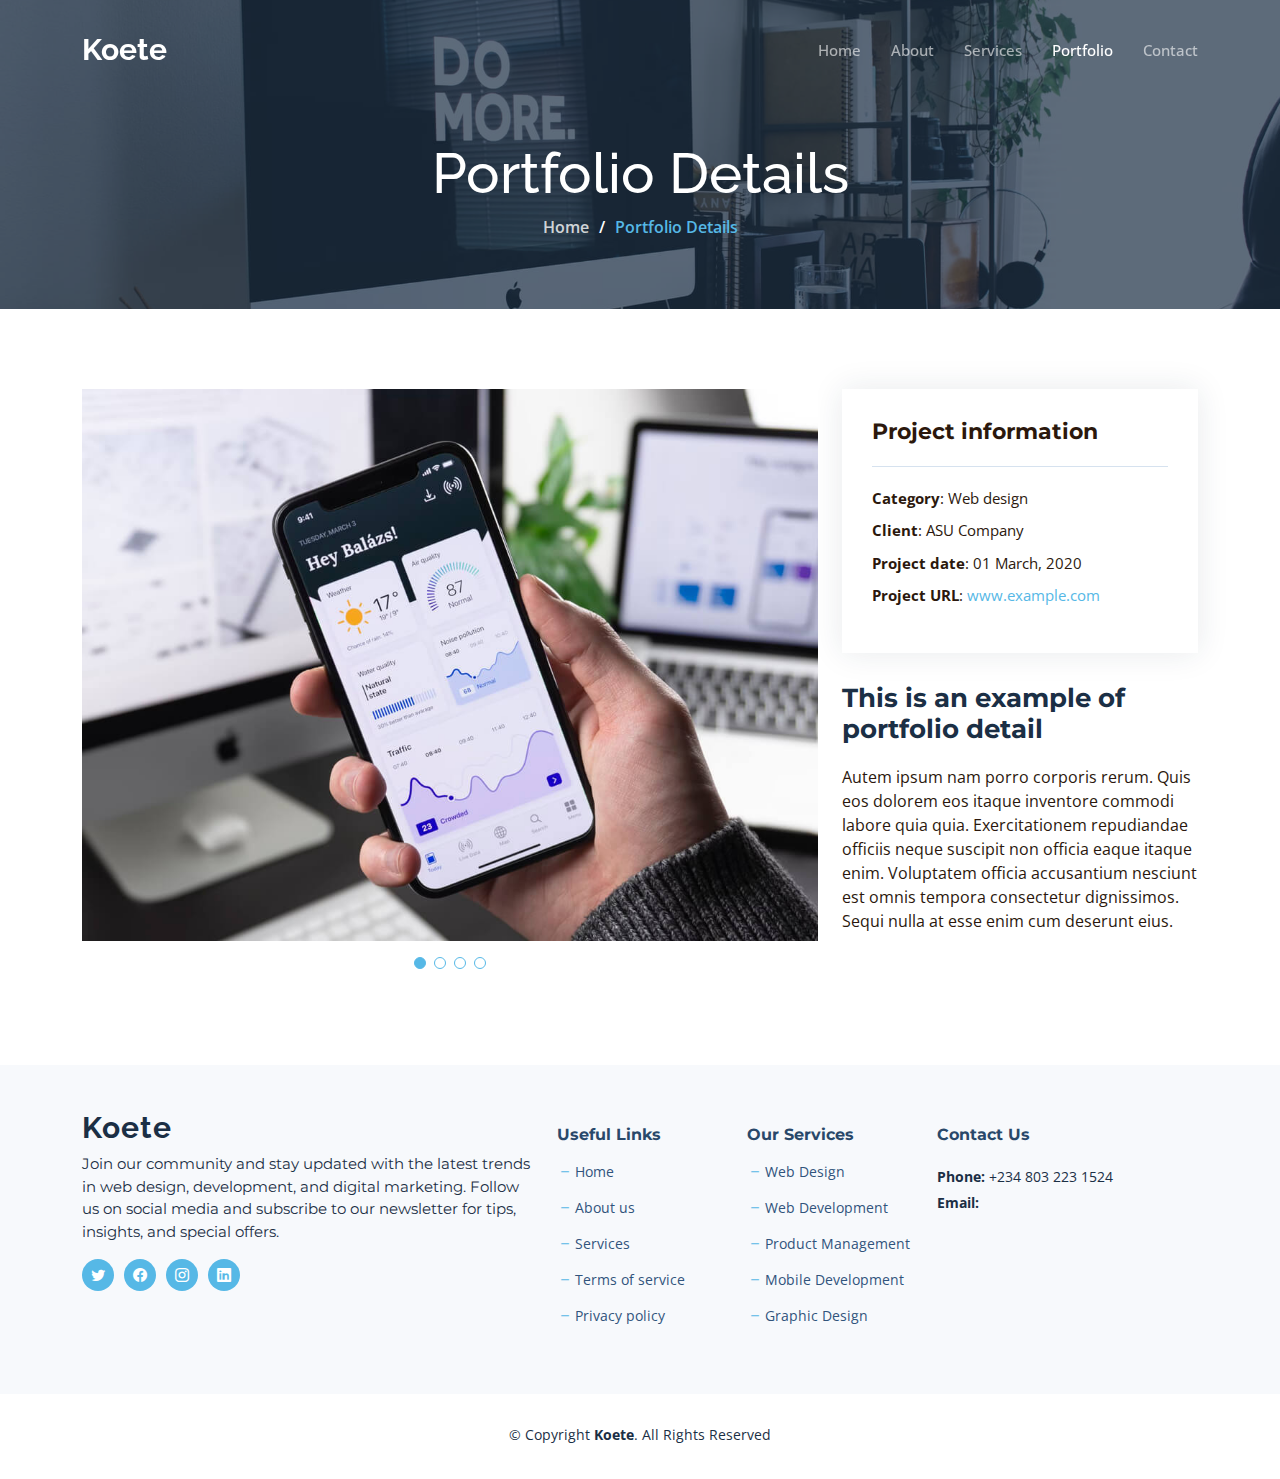
<file: portfolio-details.html>
<!DOCTYPE html>
<html lang="en">

<head>
  <meta charset="utf-8">
  <meta content="width=device-width, initial-scale=1.0" name="viewport">

  <title>Portfolio Details - HeroBiz Bootstrap Template</title>
  <meta content="" name="description">
  <meta content="" name="keywords">

  <!-- Favicons -->
  <link href="assets/img/favicon.png" rel="icon">
  <link href="assets/img/apple-touch-icon.png" rel="apple-touch-icon">

  <!-- Google Fonts -->
  <link rel="preconnect" href="https://fonts.googleapis.com">
  <link rel="preconnect" href="https://fonts.gstatic.com" crossorigin>
  <link href="https://fonts.googleapis.com/css2?family=Open+Sans:ital,wght@0,300;0,400;0,500;0,600;0,700;1,300;1,400;1,600;1,700&family=Montserrat:ital,wght@0,300;0,400;0,500;0,600;0,700;1,300;1,400;1,500;1,600;1,700&family=Raleway:ital,wght@0,300;0,400;0,500;0,600;0,700;1,300;1,400;1,500;1,600;1,700&display=swap" rel="stylesheet">

  <!-- Vendor CSS Files -->
  <link href="assets/vendor/bootstrap/css/bootstrap.min.css" rel="stylesheet">
  <link href="assets/vendor/bootstrap-icons/bootstrap-icons.css" rel="stylesheet">
  <link href="assets/vendor/aos/aos.css" rel="stylesheet">
  <link href="assets/vendor/glightbox/css/glightbox.min.css" rel="stylesheet">
  <link href="assets/vendor/swiper/swiper-bundle.min.css" rel="stylesheet">
  <link href="assets/vendor/remixicon/remixicon.css" rel="stylesheet">

  <!-- Template Main CSS File -->
  <link href="assets/css/main.css" rel="stylesheet">

  <!-- =======================================================
  * Template Name: Koete
  * Updated: Jan 29 2024 with Bootstrap v5.3.2
  * Template URL: https://bootstrapmade.com/Koete-bootstrap-business-template/
  * Author: BootstrapMade.com
  * License: https://bootstrapmade.com/license/
  ======================================================== -->
</head>

<body class="page-portfolio">

  <!-- ======= Header ======= -->
  <header id="header" class="header d-flex align-items-center fixed-top">
    <div class="container-fluid container-xl d-flex align-items-center justify-content-between">

      <a href="index.html" class="logo d-flex align-items-center">
        <!-- Uncomment the line below if you also wish to use an image logo -->
        <!-- <img src="assets/img/logo.png" alt=""> -->
        <h1 class="d-flex align-items-center">Koete</h1>
      </a>

      <i class="mobile-nav-toggle mobile-nav-show bi bi-list"></i>
      <i class="mobile-nav-toggle mobile-nav-hide d-none bi bi-x"></i>

      <nav id="navbar" class="navbar">
        <ul>
          <li><a href="index.html">Home</a></li>
          <li><a href="about.html">About</a></li>
          <li><a href="services.html">Services</a></li>
          <li><a href="portfolio.html" class="active">Portfolio</a></li>
          <li><a href="contact.html">Contact</a></li>
        </ul>
      </nav><!-- .navbar -->

    </div>
  </header><!-- End Header -->

  <main id="main">

    <!-- ======= Breadcrumbs ======= -->
    <div class="breadcrumbs d-flex align-items-center" style="background-image: url('assets/img/portfolio-header.jpg');">
      <div class="container position-relative d-flex flex-column align-items-center">

        <h2>Portfolio Details</h2>
        <ol>
          <li><a href="index.html">Home</a></li>
          <li>Portfolio Details</li>
        </ol>

      </div>
    </div><!-- End Breadcrumbs -->

    <!-- ======= Portfolio Details Section ======= -->
    <section id="portfolio-details" class="portfolio-details">
      <div class="container" data-aos="fade-up">

        <div class="row gy-4">

          <div class="col-lg-8">
            <div class="slides-1 portfolio-details-slider swiper">
              <div class="swiper-wrapper align-items-center">

                <div class="swiper-slide">
                  <img src="assets/img/portfolio/app-1.jpg" alt="">
                </div>

                <div class="swiper-slide">
                  <img src="assets/img/portfolio/product-1.jpg" alt="">
                </div>

                <div class="swiper-slide">
                  <img src="assets/img/portfolio/branding-1.jpg" alt="">
                </div>

                <div class="swiper-slide">
                  <img src="assets/img/portfolio/books-1.jpg" alt="">
                </div>

              </div>
              <div class="swiper-pagination"></div>
            </div>
          </div>

          <div class="col-lg-4">
            <div class="portfolio-info">
              <h3>Project information</h3>
              <ul>
                <li><strong>Category</strong>: Web design</li>
                <li><strong>Client</strong>: ASU Company</li>
                <li><strong>Project date</strong>: 01 March, 2020</li>
                <li><strong>Project URL</strong>: <a href="#">www.example.com</a></li>
              </ul>
            </div>
            <div class="portfolio-description">
              <h2>This is an example of portfolio detail</h2>
              <p>
                Autem ipsum nam porro corporis rerum. Quis eos dolorem eos itaque inventore commodi labore quia quia. Exercitationem repudiandae officiis neque suscipit non officia eaque itaque enim. Voluptatem officia accusantium nesciunt est omnis tempora consectetur dignissimos. Sequi nulla at esse enim cum deserunt eius.
              </p>
            </div>
          </div>

        </div>

      </div>
    </section><!-- End Portfolio Details Section -->

  </main><!-- End #main -->

  <!-- ======= Footer ======= -->
  <footer id="footer" class="footer">

    <div class="footer-content">
      <div class="container">
        <div class="row gy-4">
          <div class="col-lg-5 col-md-12 footer-info">
            <a href="index.html" class="logo d-flex align-items-center">
              <span>Koete</span>
            </a>
            <p>Join our community and stay updated with the latest trends in web design, development, and digital marketing. Follow us on social media and subscribe to our newsletter for tips, insights, and special offers.</p>
            <div class="social-links d-flex  mt-3">
              <a href="#" class="twitter"><i class="bi bi-twitter"></i></a>
              <a href="#" class="facebook"><i class="bi bi-facebook"></i></a>
              <a href="#" class="instagram"><i class="bi bi-instagram"></i></a>
              <a href="#" class="linkedin"><i class="bi bi-linkedin"></i></a>
            </div>
          </div>

          <div class="col-lg-2 col-6 footer-links">
            <h4>Useful Links</h4>
            <ul>
              <li><i class="bi bi-dash"></i> <a href="#">Home</a></li>
              <li><i class="bi bi-dash"></i> <a href="#">About us</a></li>
              <li><i class="bi bi-dash"></i> <a href="#">Services</a></li>
              <li><i class="bi bi-dash"></i> <a href="#">Terms of service</a></li>
              <li><i class="bi bi-dash"></i> <a href="#">Privacy policy</a></li>
            </ul>
          </div>

          <div class="col-lg-2 col-6 footer-links">
            <h4>Our Services</h4>
            <ul>
              <li><i class="bi bi-dash"></i> <a href="#">Web Design</a></li>
              <li><i class="bi bi-dash"></i> <a href="#">Web Development</a></li>
              <li><i class="bi bi-dash"></i> <a href="#">Product Management</a></li>
              <li><i class="bi bi-dash"></i> <a href="#">Mobile Development</a></li>
              <li><i class="bi bi-dash"></i> <a href="#">Graphic Design</a></li>
            </ul>
          </div>

          <div class="col-lg-3 col-md-12 footer-contact text-center text-md-start">
            <h4>Contact Us</h4>
            <p>
              <strong>Phone:</strong> +234 803 223 1524<br>
              <strong>Email:</strong> <br>
            </p>

          </div>

        </div>
      </div>
    </div>

    <div class="footer-legal">
      <div class="container">
        <div class="copyright">
          &copy; Copyright <strong><span>Koete</span></strong>. All Rights Reserved
        </div>
        <div class="credits">
        </div>
      </div>
    </div>
  </footer><!-- End Footer --><!-- End Footer -->

  <a href="#" class="scroll-top d-flex align-items-center justify-content-center"><i class="bi bi-arrow-up-short"></i></a>

  <div id="preloader"></div>

  <!-- Vendor JS Files -->
  <script src="assets/vendor/bootstrap/js/bootstrap.bundle.min.js"></script>
  <script src="assets/vendor/aos/aos.js"></script>
  <script src="assets/vendor/glightbox/js/glightbox.min.js"></script>
  <script src="assets/vendor/swiper/swiper-bundle.min.js"></script>
  <script src="assets/vendor/isotope-layout/isotope.pkgd.min.js"></script>
  <script src="assets/vendor/php-email-form/validate.js"></script>

  <!-- Template Main JS File -->
  <script src="assets/js/main.js"></script>

</body>

</html>
</file>
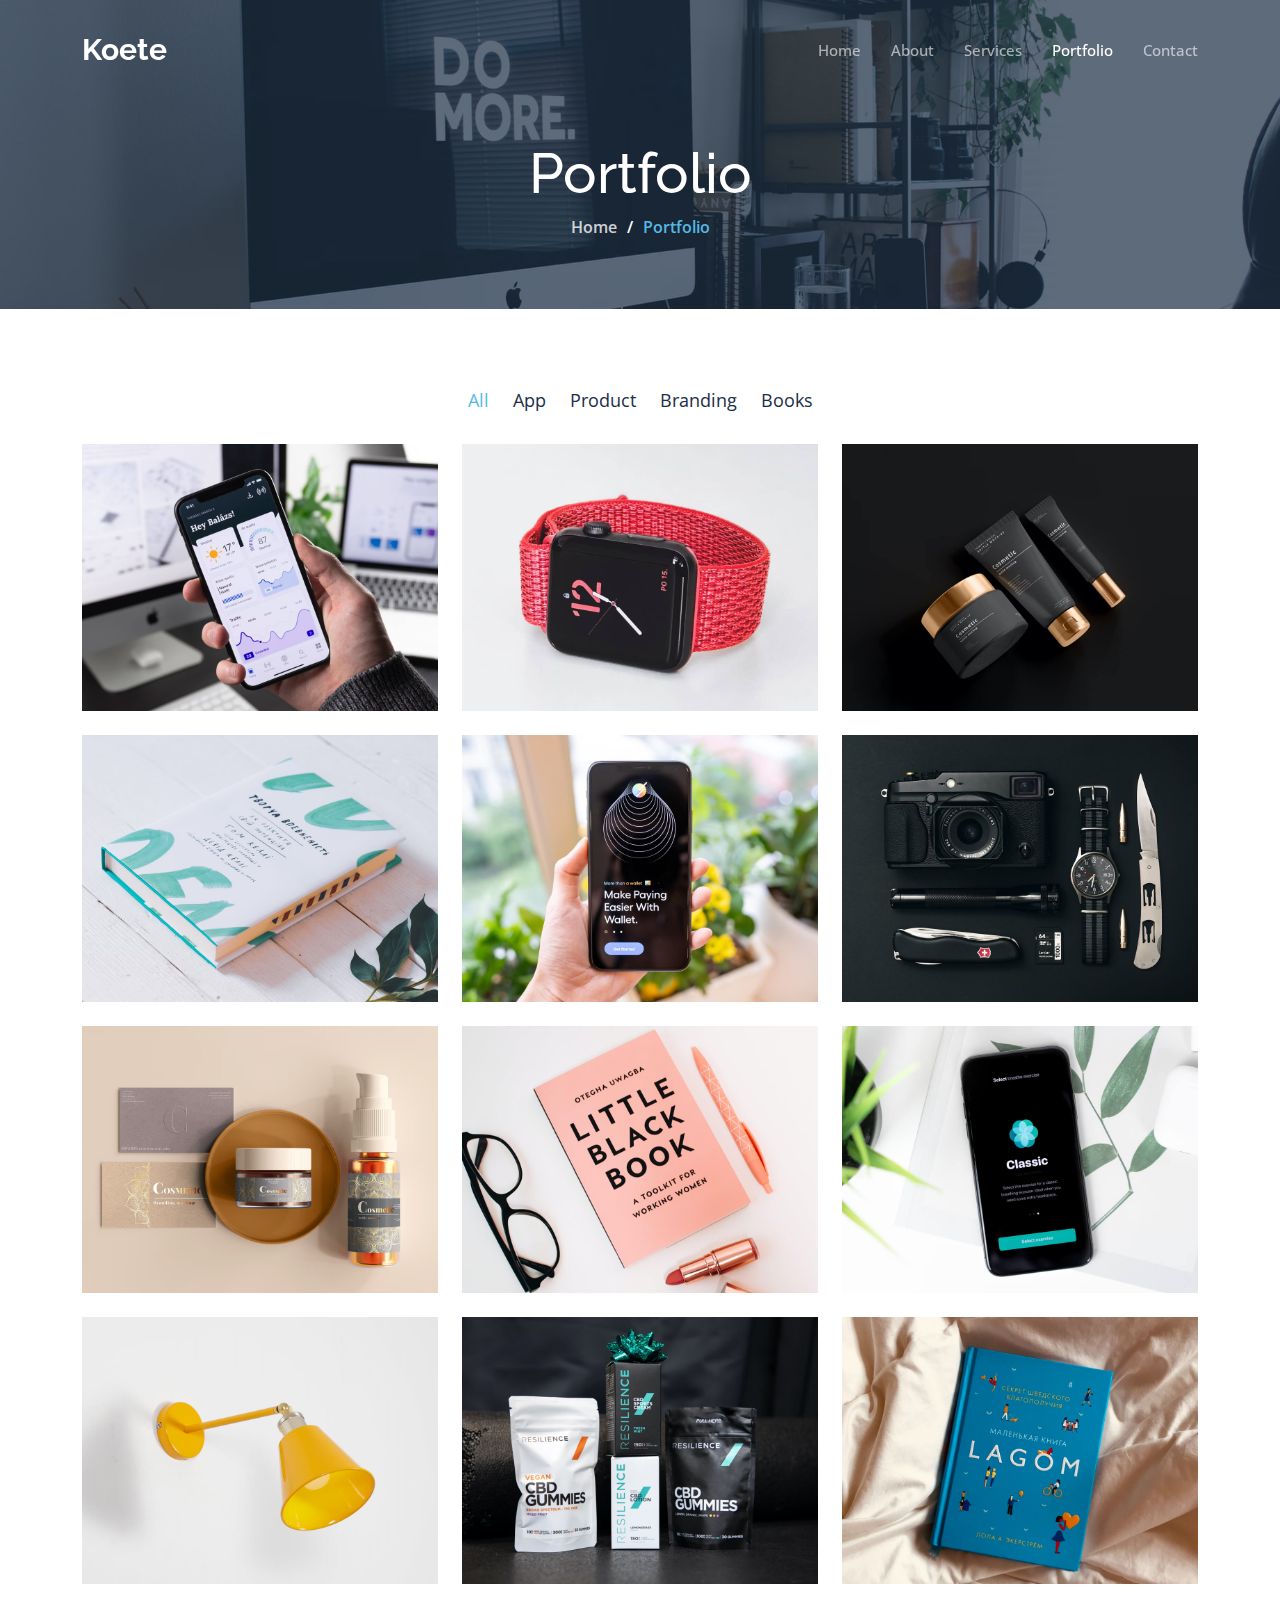
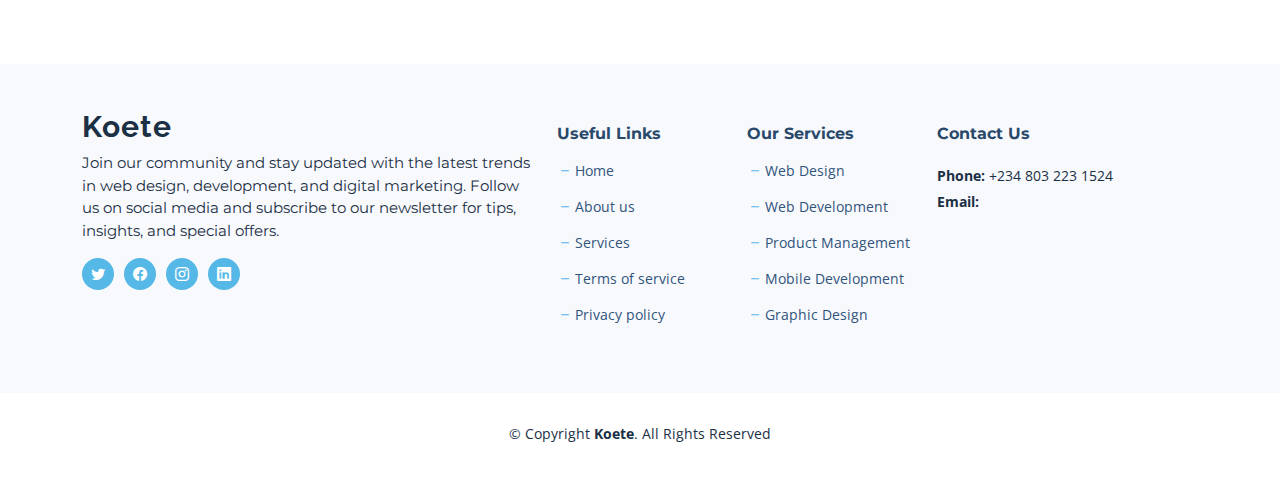
<file: portfolio.html>
<!DOCTYPE html>
<html lang="en">

<head>
  <meta charset="utf-8">
  <meta content="width=device-width, initial-scale=1.0" name="viewport">

  <title>Koete - Portfolio</title>
  <meta content="" name="description">
  <meta content="" name="keywords">

  <!-- Favicons -->
  <link href="assets/img/favicon.png" rel="icon">
  <link href="assets/img/apple-touch-icon.png" rel="apple-touch-icon">

  <!-- Google Fonts -->
  <link rel="preconnect" href="https://fonts.googleapis.com">
  <link rel="preconnect" href="https://fonts.gstatic.com" crossorigin>
  <link href="https://fonts.googleapis.com/css2?family=Open+Sans:ital,wght@0,300;0,400;0,500;0,600;0,700;1,300;1,400;1,600;1,700&family=Montserrat:ital,wght@0,300;0,400;0,500;0,600;0,700;1,300;1,400;1,500;1,600;1,700&family=Raleway:ital,wght@0,300;0,400;0,500;0,600;0,700;1,300;1,400;1,500;1,600;1,700&display=swap" rel="stylesheet">

  <!-- Vendor CSS Files -->
  <link href="assets/vendor/bootstrap/css/bootstrap.min.css" rel="stylesheet">
  <link href="assets/vendor/bootstrap-icons/bootstrap-icons.css" rel="stylesheet">
  <link href="assets/vendor/aos/aos.css" rel="stylesheet">
  <link href="assets/vendor/glightbox/css/glightbox.min.css" rel="stylesheet">
  <link href="assets/vendor/swiper/swiper-bundle.min.css" rel="stylesheet">
  <link href="assets/vendor/remixicon/remixicon.css" rel="stylesheet">

  <!-- Template Main CSS File -->
  <link href="assets/css/main.css" rel="stylesheet">

  <!-- =======================================================
  * Template Name: Koete
  * Updated: Jan 29 2024 with Bootstrap v5.3.2
  * Template URL: https://bootstrapmade.com/Koete-bootstrap-business-template/
  * Author: BootstrapMade.com
  * License: https://bootstrapmade.com/license/
  ======================================================== -->
</head>

<body class="page-portfolio">

  <!-- ======= Header ======= -->
  <header id="header" class="header d-flex align-items-center fixed-top">
    <div class="container-fluid container-xl d-flex align-items-center justify-content-between">

      <a href="index.html" class="logo d-flex align-items-center">
        <!-- Uncomment the line below if you also wish to use an image logo -->
        <!-- <img src="assets/img/logo.png" alt=""> -->
        <h1 class="d-flex align-items-center">Koete</h1>
      </a>

      <i class="mobile-nav-toggle mobile-nav-show bi bi-list"></i>
      <i class="mobile-nav-toggle mobile-nav-hide d-none bi bi-x"></i>

      <nav id="navbar" class="navbar">
        <ul>
          <li><a href="index.html">Home</a></li>
          <li><a href="about.html">About</a></li>
          <li><a href="services.html">Services</a></li>
          <li><a href="portfolio.html" class="active">Portfolio</a></li>
          <li><a href="contact.html">Contact</a></li>
        </ul>
      </nav><!-- .navbar -->

    </div>
  </header><!-- End Header -->

  <main id="main">

    <!-- ======= Breadcrumbs ======= -->
    <div class="breadcrumbs d-flex align-items-center" style="background-image: url('assets/img/portfolio-header.jpg');">
      <div class="container position-relative d-flex flex-column align-items-center">

        <h2>Portfolio</h2>
        <ol>
          <li><a href="index.html">Home</a></li>
          <li>Portfolio</li>
        </ol>

      </div>
    </div><!-- End Breadcrumbs -->

    <!-- ======= Portfolio Section ======= -->
    <section id="portfolio" class="portfolio">
      <div class="container" data-aos="fade-up">

        <div class="portfolio-isotope" data-portfolio-filter="*" data-portfolio-layout="masonry" data-portfolio-sort="original-order">

          <ul class="portfolio-flters" data-aos="fade-up" data-aos-delay="100">
            <li data-filter="*" class="filter-active">All</li>
            <li data-filter=".filter-app">App</li>
            <li data-filter=".filter-product">Product</li>
            <li data-filter=".filter-branding">Branding</li>
            <li data-filter=".filter-books">Books</li>
          </ul><!-- End Portfolio Filters -->

          <div class="row gy-4 portfolio-container" data-aos="fade-up" data-aos-delay="300">

            <div class="col-lg-4 col-md-6 portfolio-item filter-app">
              <img src="assets/img/portfolio/app-1.jpg" class="img-fluid" alt="">
              <div class="portfolio-info">
                <h4>App 1</h4>
                <p>Lorem ipsum, dolor sit amet consectetur</p>
                <a href="assets/img/portfolio/app-1.jpg" title="App 1" data-gallery="portfolio-gallery-app" class="glightbox preview-link"><i class="bi bi-zoom-in"></i></a>
                <a href="portfolio-details.html" title="More Details" class="details-link"><i class="bi bi-link-45deg"></i></a>
              </div>
            </div><!-- End Portfolio Item -->

            <div class="col-lg-4 col-md-6 portfolio-item filter-product">
              <img src="assets/img/portfolio/product-1.jpg" class="img-fluid" alt="">
              <div class="portfolio-info">
                <h4>Product 1</h4>
                <p>Lorem ipsum, dolor sit amet consectetur</p>
                <a href="assets/img/portfolio/product-1.jpg" title="Product 1" data-gallery="portfolio-gallery-product" class="glightbox preview-link"><i class="bi bi-zoom-in"></i></a>
                <a href="portfolio-details.html" title="More Details" class="details-link"><i class="bi bi-link-45deg"></i></a>
              </div>
            </div><!-- End Portfolio Item -->

            <div class="col-lg-4 col-md-6 portfolio-item filter-branding">
              <img src="assets/img/portfolio/branding-1.jpg" class="img-fluid" alt="">
              <div class="portfolio-info">
                <h4>Branding 1</h4>
                <p>Lorem ipsum, dolor sit amet consectetur</p>
                <a href="assets/img/portfolio/branding-1.jpg" title="Branding 1" data-gallery="portfolio-gallery-branding" class="glightbox preview-link"><i class="bi bi-zoom-in"></i></a>
                <a href="portfolio-details.html" title="More Details" class="details-link"><i class="bi bi-link-45deg"></i></a>
              </div>
            </div><!-- End Portfolio Item -->

            <div class="col-lg-4 col-md-6 portfolio-item filter-books">
              <img src="assets/img/portfolio/books-1.jpg" class="img-fluid" alt="">
              <div class="portfolio-info">
                <h4>Books 1</h4>
                <p>Lorem ipsum, dolor sit amet consectetur</p>
                <a href="assets/img/portfolio/books-1.jpg" title="Branding 1" data-gallery="portfolio-gallery-book" class="glightbox preview-link"><i class="bi bi-zoom-in"></i></a>
                <a href="portfolio-details.html" title="More Details" class="details-link"><i class="bi bi-link-45deg"></i></a>
              </div>
            </div><!-- End Portfolio Item -->

            <div class="col-lg-4 col-md-6 portfolio-item filter-app">
              <img src="assets/img/portfolio/app-2.jpg" class="img-fluid" alt="">
              <div class="portfolio-info">
                <h4>App 2</h4>
                <p>Lorem ipsum, dolor sit amet consectetur</p>
                <a href="assets/img/portfolio/app-2.jpg" title="App 2" data-gallery="portfolio-gallery-app" class="glightbox preview-link"><i class="bi bi-zoom-in"></i></a>
                <a href="portfolio-details.html" title="More Details" class="details-link"><i class="bi bi-link-45deg"></i></a>
              </div>
            </div><!-- End Portfolio Item -->

            <div class="col-lg-4 col-md-6 portfolio-item filter-product">
              <img src="assets/img/portfolio/product-2.jpg" class="img-fluid" alt="">
              <div class="portfolio-info">
                <h4>Product 2</h4>
                <p>Lorem ipsum, dolor sit amet consectetur</p>
                <a href="assets/img/portfolio/product-2.jpg" title="Product 2" data-gallery="portfolio-gallery-product" class="glightbox preview-link"><i class="bi bi-zoom-in"></i></a>
                <a href="portfolio-details.html" title="More Details" class="details-link"><i class="bi bi-link-45deg"></i></a>
              </div>
            </div><!-- End Portfolio Item -->

            <div class="col-lg-4 col-md-6 portfolio-item filter-branding">
              <img src="assets/img/portfolio/branding-2.jpg" class="img-fluid" alt="">
              <div class="portfolio-info">
                <h4>Branding 2</h4>
                <p>Lorem ipsum, dolor sit amet consectetur</p>
                <a href="assets/img/portfolio/branding-2.jpg" title="Branding 2" data-gallery="portfolio-gallery-branding" class="glightbox preview-link"><i class="bi bi-zoom-in"></i></a>
                <a href="portfolio-details.html" title="More Details" class="details-link"><i class="bi bi-link-45deg"></i></a>
              </div>
            </div><!-- End Portfolio Item -->

            <div class="col-lg-4 col-md-6 portfolio-item filter-books">
              <img src="assets/img/portfolio/books-2.jpg" class="img-fluid" alt="">
              <div class="portfolio-info">
                <h4>Books 2</h4>
                <p>Lorem ipsum, dolor sit amet consectetur</p>
                <a href="assets/img/portfolio/books-2.jpg" title="Branding 2" data-gallery="portfolio-gallery-book" class="glightbox preview-link"><i class="bi bi-zoom-in"></i></a>
                <a href="portfolio-details.html" title="More Details" class="details-link"><i class="bi bi-link-45deg"></i></a>
              </div>
            </div><!-- End Portfolio Item -->

            <div class="col-lg-4 col-md-6 portfolio-item filter-app">
              <img src="assets/img/portfolio/app-3.jpg" class="img-fluid" alt="">
              <div class="portfolio-info">
                <h4>App 3</h4>
                <p>Lorem ipsum, dolor sit amet consectetur</p>
                <a href="assets/img/portfolio/app-3.jpg" title="App 3" data-gallery="portfolio-gallery-app" class="glightbox preview-link"><i class="bi bi-zoom-in"></i></a>
                <a href="portfolio-details.html" title="More Details" class="details-link"><i class="bi bi-link-45deg"></i></a>
              </div>
            </div><!-- End Portfolio Item -->

            <div class="col-lg-4 col-md-6 portfolio-item filter-product">
              <img src="assets/img/portfolio/product-3.jpg" class="img-fluid" alt="">
              <div class="portfolio-info">
                <h4>Product 3</h4>
                <p>Lorem ipsum, dolor sit amet consectetur</p>
                <a href="assets/img/portfolio/product-3.jpg" title="Product 3" data-gallery="portfolio-gallery-product" class="glightbox preview-link"><i class="bi bi-zoom-in"></i></a>
                <a href="portfolio-details.html" title="More Details" class="details-link"><i class="bi bi-link-45deg"></i></a>
              </div>
            </div><!-- End Portfolio Item -->

            <div class="col-lg-4 col-md-6 portfolio-item filter-branding">
              <img src="assets/img/portfolio/branding-3.jpg" class="img-fluid" alt="">
              <div class="portfolio-info">
                <h4>Branding 3</h4>
                <p>Lorem ipsum, dolor sit amet consectetur</p>
                <a href="assets/img/portfolio/branding-3.jpg" title="Branding 2" data-gallery="portfolio-gallery-branding" class="glightbox preview-link"><i class="bi bi-zoom-in"></i></a>
                <a href="portfolio-details.html" title="More Details" class="details-link"><i class="bi bi-link-45deg"></i></a>
              </div>
            </div><!-- End Portfolio Item -->

            <div class="col-lg-4 col-md-6 portfolio-item filter-books">
              <img src="assets/img/portfolio/books-3.jpg" class="img-fluid" alt="">
              <div class="portfolio-info">
                <h4>Books 3</h4>
                <p>Lorem ipsum, dolor sit amet consectetur</p>
                <a href="assets/img/portfolio/books-3.jpg" title="Branding 3" data-gallery="portfolio-gallery-book" class="glightbox preview-link"><i class="bi bi-zoom-in"></i></a>
                <a href="portfolio-details.html" title="More Details" class="details-link"><i class="bi bi-link-45deg"></i></a>
              </div>
            </div><!-- End Portfolio Item -->

          </div><!-- End Portfolio Container -->

        </div>

      </div>
    </section><!-- End Portfolio Section -->

  </main><!-- End #main -->

  <!-- ======= Footer ======= -->
  <footer id="footer" class="footer">

    <div class="footer-content">
      <div class="container">
        <div class="row gy-4">
          <div class="col-lg-5 col-md-12 footer-info">
            <a href="index.html" class="logo d-flex align-items-center">
              <span>Koete</span>
            </a>
            <p>Join our community and stay updated with the latest trends in web design, development, and digital marketing. Follow us on social media and subscribe to our newsletter for tips, insights, and special offers.</p>
            <div class="social-links d-flex  mt-3">
              <a href="#" class="twitter"><i class="bi bi-twitter"></i></a>
              <a href="#" class="facebook"><i class="bi bi-facebook"></i></a>
              <a href="#" class="instagram"><i class="bi bi-instagram"></i></a>
              <a href="#" class="linkedin"><i class="bi bi-linkedin"></i></a>
            </div>
          </div>

          <div class="col-lg-2 col-6 footer-links">
            <h4>Useful Links</h4>
            <ul>
              <li><i class="bi bi-dash"></i> <a href="#">Home</a></li>
              <li><i class="bi bi-dash"></i> <a href="#">About us</a></li>
              <li><i class="bi bi-dash"></i> <a href="#">Services</a></li>
              <li><i class="bi bi-dash"></i> <a href="#">Terms of service</a></li>
              <li><i class="bi bi-dash"></i> <a href="#">Privacy policy</a></li>
            </ul>
          </div>

          <div class="col-lg-2 col-6 footer-links">
            <h4>Our Services</h4>
            <ul>
              <li><i class="bi bi-dash"></i> <a href="#">Web Design</a></li>
              <li><i class="bi bi-dash"></i> <a href="#">Web Development</a></li>
              <li><i class="bi bi-dash"></i> <a href="#">Product Management</a></li>
              <li><i class="bi bi-dash"></i> <a href="#">Mobile Development</a></li>
              <li><i class="bi bi-dash"></i> <a href="#">Graphic Design</a></li>
            </ul>
          </div>

          <div class="col-lg-3 col-md-12 footer-contact text-center text-md-start">
            <h4>Contact Us</h4>
            <p>
              <strong>Phone:</strong> +234 803 223 1524<br>
              <strong>Email:</strong> <br>
            </p>

          </div>

        </div>
      </div>
    </div>

    <div class="footer-legal">
      <div class="container">
        <div class="copyright">
          &copy; Copyright <strong><span>Koete</span></strong>. All Rights Reserved
        </div>
        <div class="credits">
        </div>
      </div>
    </div>
  </footer><!-- End Footer --><!-- End Footer -->

  <a href="#" class="scroll-top d-flex align-items-center justify-content-center"><i class="bi bi-arrow-up-short"></i></a>

  <div id="preloader"></div>

  <!-- Vendor JS Files -->
  <script src="assets/vendor/bootstrap/js/bootstrap.bundle.min.js"></script>
  <script src="assets/vendor/aos/aos.js"></script>
  <script src="assets/vendor/glightbox/js/glightbox.min.js"></script>
  <script src="assets/vendor/swiper/swiper-bundle.min.js"></script>
  <script src="assets/vendor/isotope-layout/isotope.pkgd.min.js"></script>
  <script src="assets/vendor/php-email-form/validate.js"></script>

  <!-- Template Main JS File -->
  <script src="assets/js/main.js"></script>

</body>

</html>
</file>
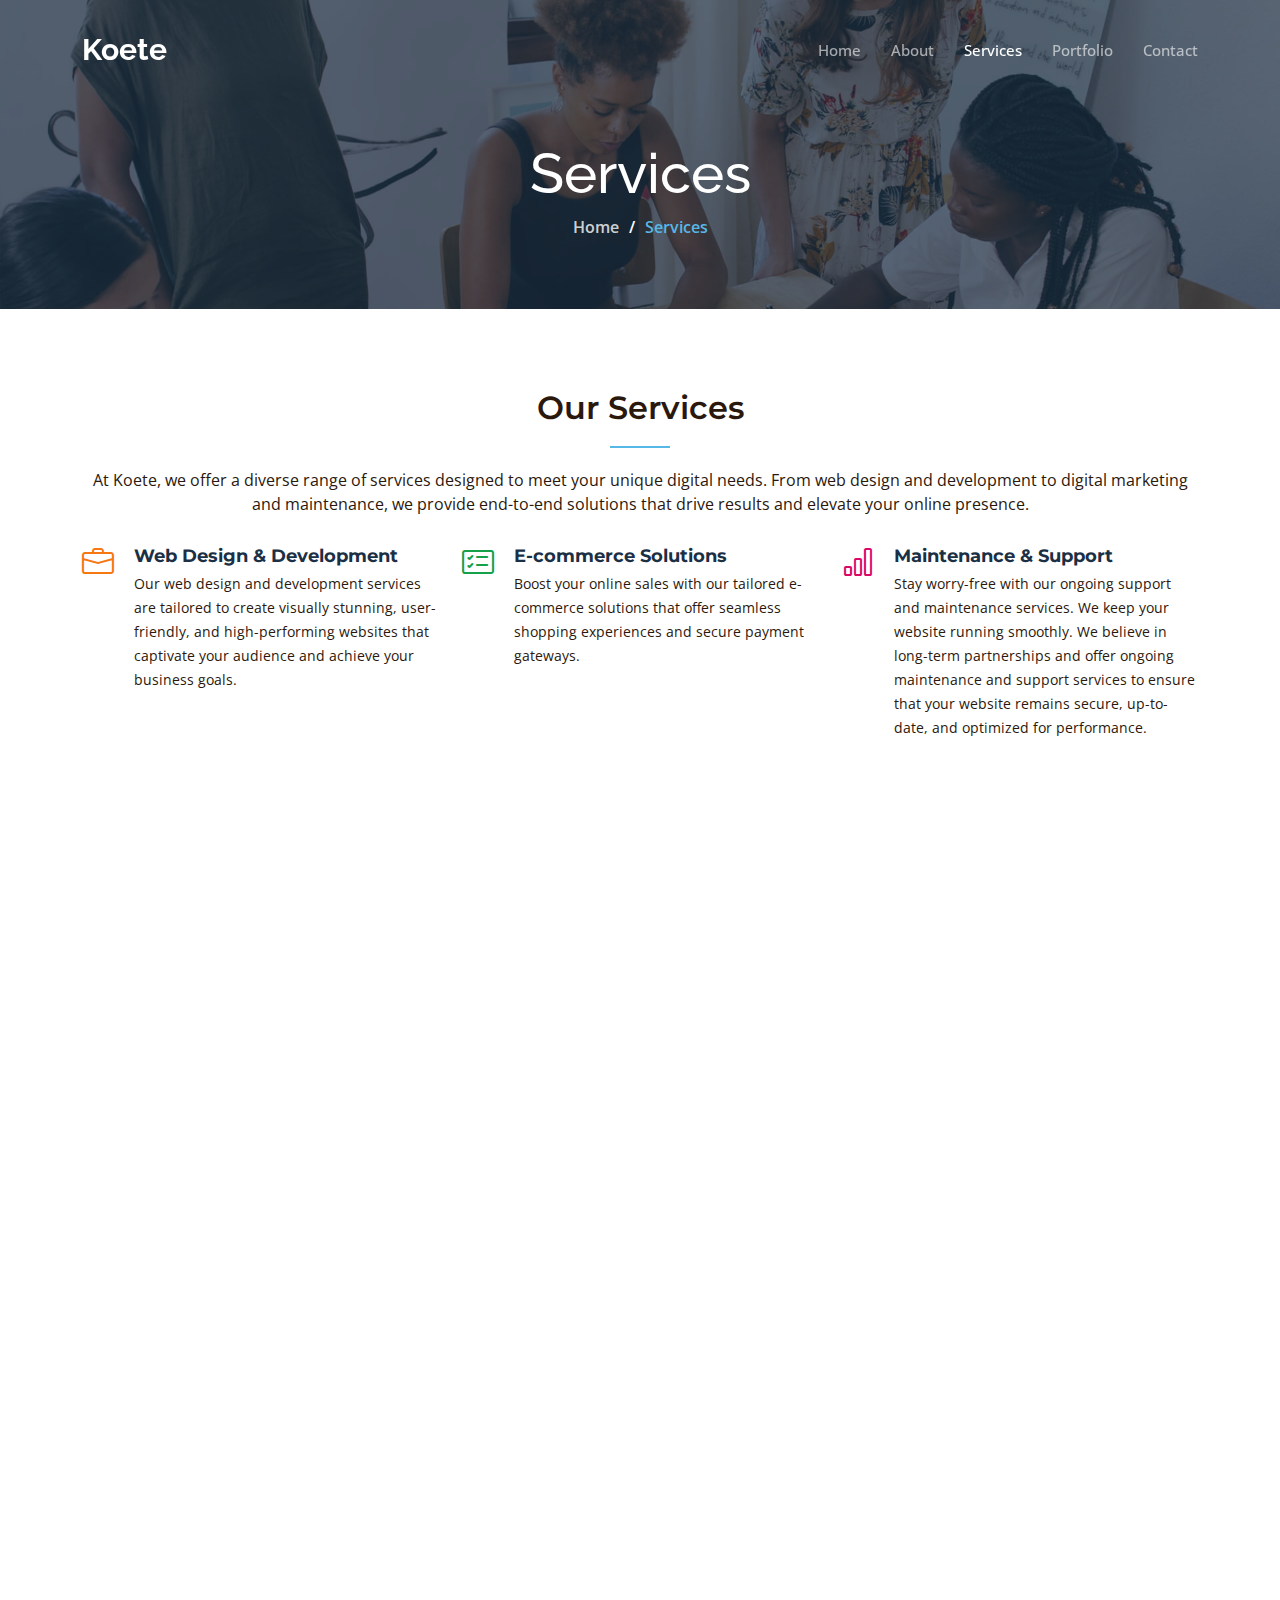
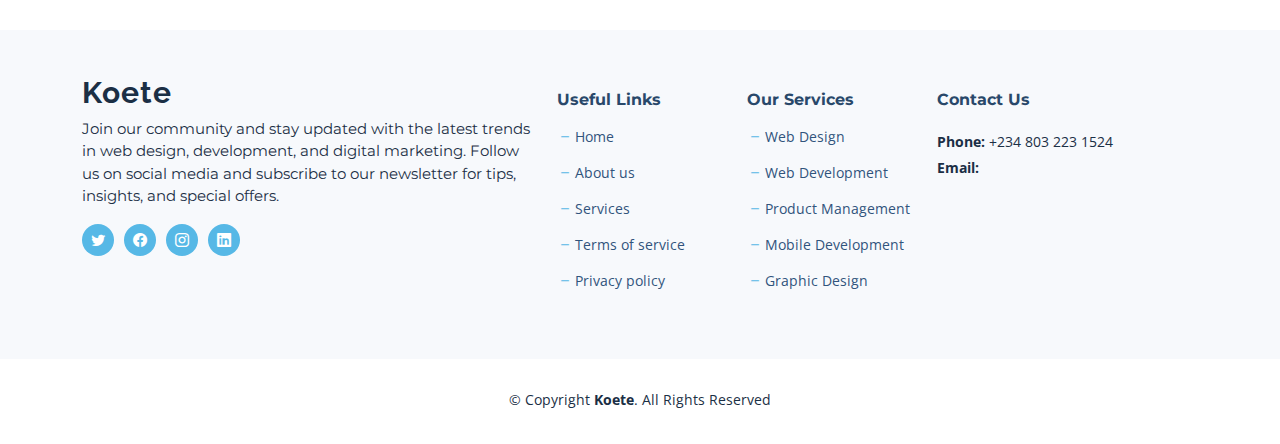
<file: services.html>
<!DOCTYPE html>
<html lang="en">

<head>
  <meta charset="utf-8">
  <meta content="width=device-width, initial-scale=1.0" name="viewport">

  <title>Koete - Services</title>
  <meta content="" name="description">
  <meta content="" name="keywords">

  <!-- Favicons -->
  <link href="assets/img/favicon.png" rel="icon">
  <link href="assets/img/apple-touch-icon.png" rel="apple-touch-icon">

  <!-- Google Fonts -->
  <link rel="preconnect" href="https://fonts.googleapis.com">
  <link rel="preconnect" href="https://fonts.gstatic.com" crossorigin>
  <link href="https://fonts.googleapis.com/css2?family=Open+Sans:ital,wght@0,300;0,400;0,500;0,600;0,700;1,300;1,400;1,600;1,700&family=Montserrat:ital,wght@0,300;0,400;0,500;0,600;0,700;1,300;1,400;1,500;1,600;1,700&family=Raleway:ital,wght@0,300;0,400;0,500;0,600;0,700;1,300;1,400;1,500;1,600;1,700&display=swap" rel="stylesheet">

  <!-- Vendor CSS Files -->
  <link href="assets/vendor/bootstrap/css/bootstrap.min.css" rel="stylesheet">
  <link href="assets/vendor/bootstrap-icons/bootstrap-icons.css" rel="stylesheet">
  <link href="assets/vendor/aos/aos.css" rel="stylesheet">
  <link href="assets/vendor/glightbox/css/glightbox.min.css" rel="stylesheet">
  <link href="assets/vendor/swiper/swiper-bundle.min.css" rel="stylesheet">
  <link href="assets/vendor/remixicon/remixicon.css" rel="stylesheet">

  <!-- Template Main CSS File -->
  <link href="assets/css/main.css" rel="stylesheet">

  <!-- =======================================================
  * Template Name: Koete
  * Updated: Jan 29 2024 with Bootstrap v5.3.2
  * Template URL: https://bootstrapmade.com/Koete-bootstrap-business-template/
  * Author: BootstrapMade.com
  * License: https://bootstrapmade.com/license/
  ======================================================== -->
</head>

<body class="page-services">

  <!-- ======= Header ======= -->
  <header id="header" class="header d-flex align-items-center fixed-top">
    <div class="container-fluid container-xl d-flex align-items-center justify-content-between">

      <a href="index.html" class="logo d-flex align-items-center">
        <!-- Uncomment the line below if you also wish to use an image logo -->
        <!-- <img src="assets/img/logo.png" alt=""> -->
        <h1 class="d-flex align-items-center">Koete</h1>
      </a>

      <i class="mobile-nav-toggle mobile-nav-show bi bi-list"></i>
      <i class="mobile-nav-toggle mobile-nav-hide d-none bi bi-x"></i>

      <nav id="navbar" class="navbar">
        <ul>
          <li><a href="index.html">Home</a></li>
          <li><a href="about.html">About</a></li>
          <li><a href="services.html" class="active">Services</a></li>
          <li><a href="portfolio.html">Portfolio</a></li>
          <li><a href="contact.html">Contact</a></li>
        </ul>
      </nav><!-- .navbar -->

    </div>
  </header><!-- End Header -->

  <main id="main">

    <!-- ======= Breadcrumbs ======= -->
    <div class="breadcrumbs d-flex align-items-center" style="background-image: url('assets/img/services-header.jpg');">
      <div class="container position-relative d-flex flex-column align-items-center">

        <h2>Services</h2>
        <ol>
          <li><a href="index.html">Home</a></li>
          <li>Services</li>
        </ol>

      </div>
    </div><!-- End Breadcrumbs -->

    <!-- ======= Our Services Section ======= -->
    <section id="services-list" class="services-list">
      <div class="container" data-aos="fade-up">

        <div class="section-header">
          <h2>Our Services</h2>
          <p>At Koete, we offer a diverse range of services designed to meet your unique digital needs. From web design and development to digital marketing and maintenance, we provide end-to-end solutions that drive results and elevate your online presence.</p>

        </div>

        <div class="row gy-5">

          <div class="col-lg-4 col-md-6 service-item d-flex" data-aos="fade-up" data-aos-delay="100">
            <div class="icon flex-shrink-0"><i class="bi bi-briefcase" style="color: #f57813;"></i></div>
            <div>
              <h4 class="title"><a href="#" class="stretched-link">Web Design & Development</a></h4>
              <p class="description">Our web design and development services are tailored to create visually stunning, user-friendly, and high-performing websites that captivate your audience and achieve your business goals.
              </p>              
            </div>
          </div>
          <!-- End Service Item -->

          <div class="col-lg-4 col-md-6 service-item d-flex" data-aos="fade-up" data-aos-delay="200">
            <div class="icon flex-shrink-0"><i class="bi bi-card-checklist" style="color: #15a04a;"></i></div>
            <div>
              <h4 class="title"><a href="#" class="stretched-link">E-commerce Solutions</a></h4>
              <p class="description">Boost your online sales with our tailored e-commerce solutions that offer seamless shopping experiences and secure payment gateways.</p>
            </div>
          </div><!-- End Service Item -->

          <div class="col-lg-4 col-md-6 service-item d-flex" data-aos="fade-up" data-aos-delay="300">
            <div class="icon flex-shrink-0"><i class="bi bi-bar-chart" style="color: #d90769;"></i></div>
            <div>
              <h4 class="title"><a href="#" class="stretched-link">Maintenance & Support</a></h4>
              <p class="description">Stay worry-free with our ongoing support and maintenance services. We keep your website running smoothly. We believe in long-term partnerships and offer ongoing maintenance and support services to ensure that your website remains secure, up-to-date, and optimized for performance.</p>
            </div>
          </div><!-- End Service Item -->

        </div>

      </div>
    </section><!-- End Our Services Section -->

    <!-- ======= Testimonials Section ======= -->
    <section id="testimonials" class="testimonials">
      <div class="container" data-aos="fade-up">

        <div class="section-header">
          <h2>Testimonials</h2>

        </div>

        <div class="slides-3 swiper" data-aos="fade-up" data-aos-delay="100">
          <div class="swiper-wrapper">

            <div class="swiper-slide">
              <div class="testimonial-item">
                <div class="stars">
                  <i class="bi bi-star-fill"></i><i class="bi bi-star-fill"></i><i class="bi bi-star-fill"></i><i class="bi bi-star-fill"></i><i class="bi bi-star-fill"></i>
                </div>
                <p>
                  Proin iaculis purus consequat sem cure digni ssim donec porttitora entum suscipit rhoncus. Accusantium quam, ultricies eget id, aliquam eget nibh et. Maecen aliquam, risus at semper.
                </p>
                <div class="profile mt-auto">
                  <img src="assets/img/testimonials/testimonials-1.jpg" class="testimonial-img" alt="">
                  <h3>Saul Goodman</h3>
                  <h4>Ceo &amp; Founder</h4>
                </div>
              </div>
            </div><!-- End testimonial item -->

            <div class="swiper-slide">
              <div class="testimonial-item">
                <div class="stars">
                  <i class="bi bi-star-fill"></i><i class="bi bi-star-fill"></i><i class="bi bi-star-fill"></i><i class="bi bi-star-fill"></i><i class="bi bi-star-fill"></i>
                </div>
                <p>
                  Export tempor illum tamen malis malis eram quae irure esse labore quem cillum quid cillum eram malis quorum velit fore eram velit sunt aliqua noster fugiat irure amet legam anim culpa.
                </p>
                <div class="profile mt-auto">
                  <img src="assets/img/testimonials/testimonials-2.jpg" class="testimonial-img" alt="">
                  <h3>Sara Wilsson</h3>
                  <h4>Designer</h4>
                </div>
              </div>
            </div><!-- End testimonial item -->

            <div class="swiper-slide">
              <div class="testimonial-item">
                <div class="stars">
                  <i class="bi bi-star-fill"></i><i class="bi bi-star-fill"></i><i class="bi bi-star-fill"></i><i class="bi bi-star-fill"></i><i class="bi bi-star-fill"></i>
                </div>
                <p>
                  Enim nisi quem export duis labore cillum quae magna enim sint quorum nulla quem veniam duis minim tempor labore quem eram duis noster aute amet eram fore quis sint minim.
                </p>
                <div class="profile mt-auto">
                  <img src="assets/img/testimonials/testimonials-3.jpg" class="testimonial-img" alt="">
                  <h3>Jena Karlis</h3>
                  <h4>Store Owner</h4>
                </div>
              </div>
            </div><!-- End testimonial item -->

            <div class="swiper-slide">
              <div class="testimonial-item">
                <div class="stars">
                  <i class="bi bi-star-fill"></i><i class="bi bi-star-fill"></i><i class="bi bi-star-fill"></i><i class="bi bi-star-fill"></i><i class="bi bi-star-fill"></i>
                </div>
                <p>
                  Fugiat enim eram quae cillum dolore dolor amet nulla culpa multos export minim fugiat minim velit minim dolor enim duis veniam ipsum anim magna sunt elit fore quem dolore labore illum veniam.
                </p>
                <div class="profile mt-auto">
                  <img src="assets/img/testimonials/testimonials-4.jpg" class="testimonial-img" alt="">
                  <h3>Matt Brandon</h3>
                  <h4>Freelancer</h4>
                </div>
              </div>
            </div><!-- End testimonial item -->

            <div class="swiper-slide">
              <div class="testimonial-item">
                <div class="stars">
                  <i class="bi bi-star-fill"></i><i class="bi bi-star-fill"></i><i class="bi bi-star-fill"></i><i class="bi bi-star-fill"></i><i class="bi bi-star-fill"></i>
                </div>
                <p>
                  Quis quorum aliqua sint quem legam fore sunt eram irure aliqua veniam tempor noster veniam enim culpa labore duis sunt culpa nulla illum cillum fugiat legam esse veniam culpa fore nisi cillum quid.
                </p>
                <div class="profile mt-auto">
                  <img src="assets/img/testimonials/testimonials-5.jpg" class="testimonial-img" alt="">
                  <h3>John Larson</h3>
                  <h4>Entrepreneur</h4>
                </div>
              </div>
            </div><!-- End testimonial item -->

          </div>
          <div class="swiper-pagination"></div>
        </div>

      </div>
    </section><!-- End Testimonials Section -->

  </main><!-- End #main -->

  <!-- ======= Footer ======= -->
  <footer id="footer" class="footer">

    <div class="footer-content">
      <div class="container">
        <div class="row gy-4">
          <div class="col-lg-5 col-md-12 footer-info">
            <a href="index.html" class="logo d-flex align-items-center">
              <span>Koete</span>
            </a>
            <p>Join our community and stay updated with the latest trends in web design, development, and digital marketing. Follow us on social media and subscribe to our newsletter for tips, insights, and special offers.</p>
            <div class="social-links d-flex  mt-3">
              <a href="#" class="twitter"><i class="bi bi-twitter"></i></a>
              <a href="#" class="facebook"><i class="bi bi-facebook"></i></a>
              <a href="#" class="instagram"><i class="bi bi-instagram"></i></a>
              <a href="#" class="linkedin"><i class="bi bi-linkedin"></i></a>
            </div>
          </div>

          <div class="col-lg-2 col-6 footer-links">
            <h4>Useful Links</h4>
            <ul>
              <li><i class="bi bi-dash"></i> <a href="#">Home</a></li>
              <li><i class="bi bi-dash"></i> <a href="#">About us</a></li>
              <li><i class="bi bi-dash"></i> <a href="#">Services</a></li>
              <li><i class="bi bi-dash"></i> <a href="#">Terms of service</a></li>
              <li><i class="bi bi-dash"></i> <a href="#">Privacy policy</a></li>
            </ul>
          </div>

          <div class="col-lg-2 col-6 footer-links">
            <h4>Our Services</h4>
            <ul>
              <li><i class="bi bi-dash"></i> <a href="#">Web Design</a></li>
              <li><i class="bi bi-dash"></i> <a href="#">Web Development</a></li>
              <li><i class="bi bi-dash"></i> <a href="#">Product Management</a></li>
              <li><i class="bi bi-dash"></i> <a href="#">Mobile Development</a></li>
              <li><i class="bi bi-dash"></i> <a href="#">Graphic Design</a></li>
            </ul>
          </div>

          <div class="col-lg-3 col-md-12 footer-contact text-center text-md-start">
            <h4>Contact Us</h4>
            <p>
              <strong>Phone:</strong> +234 803 223 1524<br>
              <strong>Email:</strong> <br>
            </p>

          </div>

        </div>
      </div>
    </div>

    <div class="footer-legal">
      <div class="container">
        <div class="copyright">
          &copy; Copyright <strong><span>Koete</span></strong>. All Rights Reserved
        </div>
        <div class="credits">
        </div>
      </div>
    </div>
  </footer><!-- End Footer --><!-- End Footer -->

  <a href="#" class="scroll-top d-flex align-items-center justify-content-center"><i class="bi bi-arrow-up-short"></i></a>

  <div id="preloader"></div>

  <!-- Vendor JS Files -->
  <script src="assets/vendor/bootstrap/js/bootstrap.bundle.min.js"></script>
  <script src="assets/vendor/aos/aos.js"></script>
  <script src="assets/vendor/glightbox/js/glightbox.min.js"></script>
  <script src="assets/vendor/swiper/swiper-bundle.min.js"></script>
  <script src="assets/vendor/isotope-layout/isotope.pkgd.min.js"></script>
  <script src="assets/vendor/php-email-form/validate.js"></script>

  <!-- Template Main JS File -->
  <script src="assets/js/main.js"></script>

</body>

</html>
</file>
<file: assets/css/main.css>
/**
* Template Name: Koete
* Updated: Jan 29 2024 with Bootstrap v5.3.2
* Template URL: https://bootstrapmade.com/Koete-bootstrap-business-template/
* Author: BootstrapMade.com
* License: https://bootstrapmade.com/license/
*/

/*--------------------------------------------------------------
# Set main reusable colors and fonts using CSS variables
# Learn more about CSS variables at https://developer.mozilla.org/en-US/docs/Web/CSS/Using_CSS_custom_properties
--------------------------------------------------------------*/
/* Fonts */
:root {
  --font-default: "Open Sans", system-ui, -apple-system, "Segoe UI", Roboto, "Helvetica Neue", Arial, "Noto Sans", "Liberation Sans", sans-serif, "Apple Color Emoji", "Segoe UI Emoji", "Segoe UI Symbol", "Noto Color Emoji";
  --font-primary: "Montserrat", sans-serif;
  --font-secondary: "Raleway", sans-serif;
}

/* Colors */
:root {
  --color-default: #2b180d;
  --color-primary: #56b8e6;
  --color-secondary: #1b2f45;
}

/* Smooth scroll behavior */
:root {
  scroll-behavior: smooth;
}

/*--------------------------------------------------------------
# General
--------------------------------------------------------------*/
body {
  font-family: var(--font-default);
  color: var(--color-default);
}

a {
  color: var(--color-primary);
  text-decoration: none;
  transition: 0.3s;
}

a:hover {
  color: #82cbed;
  text-decoration: none;
}

h1,
h2,
h3,
h4,
h5,
h6 {
  font-family: var(--font-primary);
}

/*--------------------------------------------------------------
# Sections & Section Header
--------------------------------------------------------------*/
section {
  overflow: hidden;
  padding: 80px 0;
}

.section-header {
  text-align: center;
  padding-bottom: 30px;
}

.section-header h2 {
  font-size: 32px;
  font-weight: 600;
  margin-bottom: 20px;
  padding-bottom: 20px;
  position: relative;
}

.section-header h2:after {
  content: "";
  position: absolute;
  display: block;
  width: 60px;
  height: 2px;
  background: var(--color-primary);
  left: 0;
  right: 0;
  bottom: 0;
  margin: auto;
}

.section-header p {
  margin-bottom: 0;
}

/*--------------------------------------------------------------
# Breadcrumbs
--------------------------------------------------------------*/
.breadcrumbs {
  padding: 140px 0 60px 0;
  min-height: 30vh;
  position: relative;
  background-size: cover;
  background-position: center;
  background-repeat: no-repeat;
}

.breadcrumbs:before {
  content: "";
  background-color: rgba(27, 47, 69, 0.7);
  position: absolute;
  inset: 0;
}

.breadcrumbs h2 {
  font-size: 56px;
  font-weight: 500;
  color: #fff;
  font-family: var(--font-secondary);
}

.breadcrumbs ol {
  display: flex;
  flex-wrap: wrap;
  list-style: none;
  padding: 0 0 10px 0;
  margin: 0;
  font-size: 16px;
  font-weight: 600;
  color: var(--color-primary);
}

.breadcrumbs ol a {
  color: rgba(255, 255, 255, 0.8);
  transition: 0.3s;
}

.breadcrumbs ol a:hover {
  text-decoration: underline;
}

.breadcrumbs ol li+li {
  padding-left: 10px;
}

.breadcrumbs ol li+li::before {
  display: inline-block;
  padding-right: 10px;
  color: #fff;
  content: "/";
}

/*--------------------------------------------------------------
# Scroll top button
--------------------------------------------------------------*/
.scroll-top {
  position: fixed;
  visibility: hidden;
  opacity: 0;
  right: 15px;
  bottom: 15px;
  z-index: 99999;
  background: var(--color-primary);
  width: 40px;
  height: 40px;
  border-radius: 4px;
  transition: all 0.4s;
}

.scroll-top i {
  font-size: 24px;
  color: #fff;
  line-height: 0;
}

.scroll-top:hover {
  background: rgba(86, 184, 230, 0.8);
  color: #fff;
}

.scroll-top.active {
  visibility: visible;
  opacity: 1;
}

/*--------------------------------------------------------------
# Preloader
--------------------------------------------------------------*/
#preloader {
  position: fixed;
  inset: 0;
  z-index: 9999;
  overflow: hidden;
  background: #fff;
  transition: all 0.6s ease-out;
}

#preloader:before {
  content: "";
  position: fixed;
  top: calc(50% - 30px);
  left: calc(50% - 30px);
  border: 6px solid var(--color-primary);
  border-top-color: #fff;
  border-radius: 50%;
  width: 60px;
  height: 60px;
  animation: animate-preloader 1s linear infinite;
}

@keyframes animate-preloader {
  0% {
    transform: rotate(0deg);
  }

  100% {
    transform: rotate(360deg);
  }
}

/*--------------------------------------------------------------
# Disable aos animation delay on mobile devices
--------------------------------------------------------------*/
@media screen and (max-width: 768px) {
  [data-aos-delay] {
    transition-delay: 0 !important;
  }
}

/*--------------------------------------------------------------
# Header
--------------------------------------------------------------*/
.header {
  transition: all 0.5s;
  z-index: 997;
  padding: 24px 0;
}

@media (max-width: 1200px) {
  .header {
    padding: 12px 0;
  }
}

.header.sticked {
  background: rgba(27, 47, 69, 0.9);
  padding: 12px 0;
}

.header .logo img {
  max-height: 40px;
  margin-right: 6px;
}

.header .logo h1 {
  font-size: 30px;
  font-weight: 700;
  color: #fff;
  font-family: var(--font-secondary);
  margin: 0;
}

/*--------------------------------------------------------------
# Desktop Navigation
--------------------------------------------------------------*/
@media (min-width: 1280px) {
  .navbar {
    padding: 0;
  }

  .navbar ul {
    margin: 0;
    padding: 0;
    display: flex;
    list-style: none;
    align-items: center;
  }

  .navbar li {
    position: relative;
  }

  .navbar a,
  .navbar a:focus {
    display: flex;
    align-items: center;
    justify-content: space-between;
    padding: 15px 0 15px 30px;
    font-family: var(--font-default);
    font-size: 15px;
    font-weight: 500;
    color: rgba(255, 255, 255, 0.6);
    white-space: nowrap;
    transition: 0.3s;
  }

  .navbar a i,
  .navbar a:focus i {
    font-size: 12px;
    line-height: 0;
    margin-left: 5px;
  }

  .navbar a:hover,
  .navbar .active,
  .navbar .active:focus,
  .navbar li:hover>a {
    color: #fff;
  }

  .navbar .dropdown ul {
    display: block;
    position: absolute;
    left: 14px;
    top: calc(100% + 30px);
    margin: 0;
    padding: 10px 0;
    z-index: 99;
    opacity: 0;
    visibility: hidden;
    background: #fff;
    box-shadow: 0px 0px 30px rgba(127, 137, 161, 0.25);
    transition: 0.2s;
  }

  .navbar .dropdown ul li {
    min-width: 200px;
  }

  .navbar .dropdown ul a {
    padding: 10px 20px;
    font-size: 15px;
    text-transform: none;
    color: var(--color-secondary);
  }

  .navbar .dropdown ul a i {
    font-size: 12px;
  }

  .navbar .dropdown ul a:hover,
  .navbar .dropdown ul .active:hover,
  .navbar .dropdown ul li:hover>a {
    color: var(--color-primary);
  }

  .navbar .dropdown:hover>ul {
    opacity: 1;
    top: 100%;
    visibility: visible;
  }

  .navbar .dropdown .dropdown ul {
    top: 0;
    left: calc(100% - 30px);
    visibility: hidden;
  }

  .navbar .dropdown .dropdown:hover>ul {
    opacity: 1;
    top: 0;
    left: 100%;
    visibility: visible;
  }
}

@media (min-width: 1280px) and (max-width: 1366px) {
  .navbar .dropdown .dropdown ul {
    left: -90%;
  }

  .navbar .dropdown .dropdown:hover>ul {
    left: -100%;
  }
}

@media (min-width: 1280px) {

  .mobile-nav-show,
  .mobile-nav-hide {
    display: none;
  }
}

/*--------------------------------------------------------------
# Mobile Navigation
--------------------------------------------------------------*/
@media (max-width: 1279px) {
  .navbar {
    position: fixed;
    top: 0;
    right: -100%;
    width: 100%;
    max-width: 400px;
    bottom: 0;
    transition: 0.3s;
    z-index: 9997;
  }

  .navbar ul {
    position: absolute;
    inset: 0;
    padding: 50px 0 10px 0;
    margin: 0;
    background: rgba(27, 47, 69, 0.9);
    overflow-y: auto;
    transition: 0.3s;
    z-index: 9998;
  }

  .navbar a,
  .navbar a:focus {
    display: flex;
    align-items: center;
    justify-content: space-between;
    padding: 10px 20px;
    font-family: var(--font-default);
    font-size: 15px;
    font-weight: 600;
    color: rgba(255, 255, 255, 0.7);
    white-space: nowrap;
    transition: 0.3s;
  }

  .navbar a i,
  .navbar a:focus i {
    font-size: 12px;
    line-height: 0;
    margin-left: 5px;
  }

  .navbar a:hover,
  .navbar .active,
  .navbar .active:focus,
  .navbar li:hover>a {
    color: #fff;
  }

  .navbar .dropdown ul,
  .navbar .dropdown .dropdown ul {
    position: static;
    display: none;
    padding: 10px 0;
    margin: 10px 20px;
    background-color: rgba(20, 35, 51, 0.6);
  }

  .navbar .dropdown>.dropdown-active,
  .navbar .dropdown .dropdown>.dropdown-active {
    display: block;
  }

  .mobile-nav-show {
    color: rgba(255, 255, 255, 0.9);
    font-size: 28px;
    cursor: pointer;
    line-height: 0;
    transition: 0.5s;
  }

  .mobile-nav-hide {
    color: rgba(255, 255, 255, 0.9);
    font-size: 32px;
    cursor: pointer;
    line-height: 0;
    transition: 0.5s;
    position: fixed;
    right: 15px;
    top: 15px;
    z-index: 9999;
  }

  .mobile-nav-active {
    overflow: hidden;
  }

  .mobile-nav-active .navbar {
    right: 0;
  }

  .mobile-nav-active .navbar:before {
    content: "";
    position: fixed;
    inset: 0;
    background: rgba(27, 47, 69, 0.7);
    z-index: 9996;
  }
}

/*--------------------------------------------------------------
# Hero Section
--------------------------------------------------------------*/
.hero {
  width: 100%;
  min-height: 100vh;
  background: url("../img/hero-bg.jpg") top center;
  background-size: cover;
  position: relative;
  padding: 120px 0;
  z-index: 3;
}

@media (min-width: 1034px) {
  .hero:after {
    position: absolute;
    content: "";
    width: 40%;
    background: var(--color-secondary);
    top: 0;
    bottom: 0;
  }
}

.hero:before {
  position: absolute;
  content: "";
  background: rgba(27, 47, 69, 0.6);
  inset: 0;
}

@media (max-width: 1034px) {
  .hero:before {
    background: rgba(27, 47, 69, 0.7);
  }
}

.hero .container {
  z-index: 1;
}

@media (min-width: 1365px) {
  .hero {
    background-attachment: fixed;
  }
}

.hero h2 {
  margin: 0;
  font-size: 48px;
  font-weight: 700;
  line-height: 1.2;
  color: #fff;
  font-family: var(--font-secondary);
}

.hero blockquote {
  color: #fff;
  padding-left: 20px;
  font-size: 15px;
  font-family: var(--font-default);
  border-left: 2px solid var(--color-primary);
  margin: 40px 0;
}

.hero .btn-get-started {
  font-family: var(--font-secondary);
  font-weight: 500;
  font-size: 15px;
  letter-spacing: 1px;
  display: inline-block;
  padding: 12px 30px;
  border-radius: 50px;
  transition: 0.5s;
  color: #fff;
  background: var(--color-primary);
}

.hero .btn-get-started:hover {
  background: rgba(86, 184, 230, 0.8);
}

.hero .btn-watch-video {
  font-size: 16px;
  transition: 0.5s;
  margin-left: 25px;
  color: rgba(255, 255, 255, 0.7);
  font-weight: 600;
}

.hero .btn-watch-video i {
  color: var(--color-primary);
  font-size: 32px;
  transition: 0.3s;
  line-height: 0;
  margin-right: 8px;
}

.hero .btn-watch-video:hover {
  color: #fff;
}

.hero .btn-watch-video:hover i {
  color: #82cbed;
}

@media (max-width: 640px) {
  .hero h2 {
    font-size: 36px;
    line-height: 1;
  }

  .hero .btn-get-started,
  .hero .btn-watch-video {
    font-size: 13px;
  }
}

/*--------------------------------------------------------------
# Why Choose Us Section
--------------------------------------------------------------*/
.why-us {
  padding-bottom: 0;
}

.why-us .img-bg {
  min-height: 500px;
  background-size: cover;
}

.why-us .slides {
  background-color: #f7f9fc;
}

.why-us h3 {
  font-size: 24px;
  font-weight: 700;
  color: var(--color-secondary);
}

.why-us h4 {
  font-size: 18px;
  font-weight: 400;
  color: #29486a;
  font-family: var(--font-secondary);
}

.why-us .swiper {
  margin: 140px 140px 120px 140px;
  overflow: hidden;
}

.why-us .swiper-button-prev:after,
.why-us .swiper-button-next:after {
  font-size: 24px;
  color: var(--color-secondary);
}

.why-us .swiper-button-prev {
  left: 80px;
}

.why-us .swiper-button-next {
  right: 80px;
}

.why-us .swiper-pagination {
  margin-top: 30px;
  position: relative;
}

.why-us .swiper-pagination .swiper-pagination-bullet {
  background-color: var(--color-secondary);
}

.why-us .swiper-pagination .swiper-pagination-bullet-active {
  background-color: var(--color-primary);
}

@media (max-width: 1200px) {
  .why-us .swiper {
    margin: 60px 60px 40px 60px;
  }

  .why-us .swiper-button-prev,
  .why-us .swiper-button-next {
    display: none;
  }
}

@media (max-width: 575px) {
  .why-us .swiper {
    margin: 40px 40px 20px 40px;
  }
}

.page-about .why-us {
  padding: 0 0 80px 0;
}

/*--------------------------------------------------------------
# About Section
--------------------------------------------------------------*/
.about .content h3 {
  font-weight: 700;
  font-size: 36px;
  font-family: var(--font-secondary);
  color: var(--color-secondary);
}

.about .content p {
  margin: 30px 0;
  color: #29486a;
}

.about .content ul {
  list-style: none;
  padding: 0;
}

.about .content ul li {
  padding: 0 0 15px 26px;
  position: relative;
  font-size: 15px;
  font-weight: 600;
}

.about .content ul i {
  position: absolute;
  font-size: 20px;
  left: 0;
  top: -3px;
  color: var(--color-primary);
}

/*--------------------------------------------------------------
# Services List Section
--------------------------------------------------------------*/
.services-list .service-item {
  position: relative;
}

.services-list .service-item .icon i {
  font-size: 32px;
  line-height: 0;
  margin-right: 20px;
  color: #38618e;
}

.services-list .service-item .title {
  font-weight: 700;
  margin-bottom: 5px;
  font-size: 18px;
}

.services-list .service-item .title a {
  color: var(--color-secondary);
}

.services-list .service-item .title a:hover {
  color: #38618e;
}

.services-list .service-item .description {
  line-height: 24px;
  font-size: 14px;
}

/*--------------------------------------------------------------
# Call To Action Section
--------------------------------------------------------------*/
.call-to-action {
  background: linear-gradient(rgba(27, 47, 69, 0.8), rgba(27, 47, 69, 0.8)), url("../img/cta-bg.jpg") center center;
  background-size: cover;
  padding: 100px 0;
}

@media (min-width: 1365px) {
  .call-to-action {
    background-attachment: fixed;
  }
}

.call-to-action h3 {
  color: #fff;
  font-size: 28px;
  margin-bottom: 25px;
  font-weight: 700;
}

.call-to-action p {
  color: #fff;
  margin-bottom: 25px;
}

.call-to-action .cta-btn {
  font-family: var(--font-default);
  font-weight: 500;
  font-size: 16px;
  letter-spacing: 1px;
  display: inline-block;
  padding: 12px 40px;
  border-radius: 50px;
  transition: 0.5s;
  margin: 10px;
  color: #fff;
  background: #2aa5df;
}

.call-to-action .cta-btn:hover {
  background: var(--color-primary);
}

/*--------------------------------------------------------------
# Features Section
--------------------------------------------------------------*/
.features {
  padding-bottom: 0;
}

.features h3 {
  color: var(--color-secondary);
  font-size: 32px;
  font-weight: 700;
  margin-bottom: 30px;
}

.features .icon-list i {
  margin-right: 10px;
  font-size: 24px;
  line-height: 1.2;
}

.features .icon-list span {
  font-size: 18px;
  color: #29486a;
}

.features .phone-wrap {
  position: absolute;
  right: 0;
}

@media (max-width: 768px) {
  .features .phone-wrap {
    position: relative;
  }
}

.features .phone-wrap img {
  width: 340px;
}

@media (max-width: 992px) {
  .features .phone-wrap img {
    margin-top: 30px;
  }
}

@media (max-width: 768px) {
  .features .phone-wrap img {
    width: 100%;
  }
}

.features .details {
  margin-top: 80px;
  padding: 120px 0;
  background-color: #f7f9fc;
}

.features .details h4 {
  color: var(--color-secondary);
  font-size: 32px;
  font-weight: 700;
  margin-bottom: 20px;
}

.features .details p {
  margin-bottom: 20px;
  font-size: 15px;
}

.features .details .btn-get-started {
  font-family: var(--font-primary);
  display: inline-block;
  font-weight: 500;
  font-size: 15px;
  letter-spacing: 1px;
  padding: 10px 32px;
  border-radius: 50px;
  transition: 0.5s;
  background-color: var(--color-primary);
  color: #fff;
}

.features .details .btn-get-started:hover {
  background: #2aa5df;
}

/*--------------------------------------------------------------
# Recent Blog Posts Section
--------------------------------------------------------------*/
.recent-posts .post-box {
  transition: 0.3s;
  height: 100%;
  overflow: hidden;
  position: relative;
  display: flex;
  flex-direction: column;
}

.recent-posts .post-box .post-img {
  overflow: hidden;
  position: relative;
}

.recent-posts .post-box .post-img img {
  transition: 0.5s;
}

.recent-posts .post-box .meta {
  margin-top: 15px;
}

.recent-posts .post-box .meta .post-date {
  font-size: 15px;
  font-weight: 400;
  color: var(--color-primary);
}

.recent-posts .post-box .meta .post-author {
  font-size: 15px;
  font-weight: 400;
  color: var(--color-secondary);
}

.recent-posts .post-box .post-title {
  font-size: 18px;
  color: var(--color-secondary);
  font-weight: 700;
  margin: 15px 0 0 0;
  position: relative;
  transition: 0.3s;
}

.recent-posts .post-box p {
  margin: 15px 0 0 0;
  color: rgba(27, 47, 69, 0.7);
}

.recent-posts .post-box .readmore {
  display: flex;
  align-items: center;
  font-weight: 600;
  line-height: 1;
  transition: 0.3s;
  margin-top: 15px;
}

.recent-posts .post-box .readmore i {
  line-height: 0;
  margin-left: 4px;
  font-size: 18px;
}

.recent-posts .post-box:hover .post-title {
  color: var(--color-primary);
}

.recent-posts .post-box:hover .post-img img {
  transform: scale(1.1);
}

/*--------------------------------------------------------------
# Team Section
--------------------------------------------------------------*/
.team .team-member {
  overflow: hidden;
  background: #fff;
}

.team .team-member .member-img {
  position: relative;
  overflow: hidden;
}

.team .team-member .social {
  position: absolute;
  left: 0;
  bottom: 0;
  right: 0;
  height: 40px;
  opacity: 0;
  transition: ease-in-out 0.3s;
  background: rgba(255, 255, 255, 0.85);
  display: flex;
  align-items: center;
  justify-content: center;
}

.team .team-member .social a {
  transition: color 0.3s;
  color: #31547c;
  margin: 0 10px;
  display: inline-flex;
  align-items: center;
  justify-content: center;
}

.team .team-member .social a i {
  line-height: 0;
}

.team .team-member .social a:hover {
  color: var(--color-primary);
}

.team .team-member .social i {
  font-size: 18px;
  margin: 0 2px;
}

.team .team-member .member-info {
  padding: 25px 15px 0 15px;
  text-align: center;
}

.team .team-member .member-info h4 {
  font-weight: 700;
  margin-bottom: 5px;
  font-size: 18px;
  color: var(--color-secondary);
}

.team .team-member .member-info span {
  display: block;
  font-size: 13px;
  font-weight: 400;
  color: #6c757d;
}

.team .team-member .member-info p {
  font-style: italic;
  font-size: 14px;
  line-height: 26px;
  color: #6c757d;
}

.team .team-member:hover .social {
  opacity: 1;
}

/*--------------------------------------------------------------
# Services Cards Section
--------------------------------------------------------------*/
.services-cards {
  background: #f7f9fc;
}

.services-cards .card-item {
  border: 1px solid rgba(27, 47, 69, 0.1);
  background: #fff;
  position: relative;
  border-radius: 0;
}

.services-cards .card-item .card-bg {
  min-height: 300px;
  background-size: cover;
  background-repeat: no-repeat;
}

.services-cards .card-item .card-body {
  padding: 30px;
}

.services-cards .card-item h4 {
  font-weight: 700;
  font-size: 20px;
  margin-bottom: 15px;
  color: var(--color-secondary);
}

.services-cards .card-item p {
  color: var(--color-secondary);
  margin: 0;
}

/*--------------------------------------------------------------
# Testimonials Section
--------------------------------------------------------------*/
.testimonials .testimonial-item {
  box-sizing: content-box;
  padding: 30px;
  margin: 40px 30px;
  box-shadow: 0px 0 20px rgba(27, 47, 69, 0.1);
  background: #fff;
  min-height: 320px;
  display: flex;
  flex-direction: column;
  text-align: center;
  transition: 0.3s;
}

.testimonials .testimonial-item .stars {
  margin-bottom: 15px;
}

.testimonials .testimonial-item .stars i {
  color: #ffc107;
  margin: 0 1px;
}

.testimonials .testimonial-item .testimonial-img {
  width: 90px;
  border-radius: 50%;
  border: 4px solid #fff;
  margin: 0 auto;
}

.testimonials .testimonial-item h3 {
  font-size: 18px;
  font-weight: bold;
  margin: 10px 0 5px 0;
  color: #111;
}

.testimonials .testimonial-item h4 {
  font-size: 14px;
  color: #999;
  margin: 0;
}

.testimonials .testimonial-item p {
  font-style: italic;
  margin: 0 auto 15px auto;
}

.testimonials .swiper-pagination {
  margin-top: 20px;
  position: relative;
}

.testimonials .swiper-pagination .swiper-pagination-bullet {
  width: 10px;
  height: 10px;
  background-color: #e8eff6;
  opacity: 1;
}

.testimonials .swiper-pagination .swiper-pagination-bullet-active {
  background-color: var(--color-primary);
}

.testimonials .swiper-slide {
  opacity: 0.3;
}

@media (max-width: 1199px) {
  .testimonials .swiper-slide-active {
    opacity: 1;
  }

  .testimonials .swiper-pagination {
    margin-top: 0;
  }

  .testimonials .testimonial-item {
    margin: 40px 20px;
  }
}

@media (min-width: 1200px) {
  .testimonials .swiper-slide-next {
    opacity: 1;
    transform: scale(1.12);
  }
}

/*--------------------------------------------------------------
# Portfolio Section
--------------------------------------------------------------*/
.portfolio .portfolio-flters {
  padding: 0;
  margin: 0 auto 30px auto;
  list-style: none;
  text-align: center;
}

.portfolio .portfolio-flters li {
  color: var(--color-secondary);
  cursor: pointer;
  display: inline-block;
  padding: 0;
  font-size: 18px;
  font-weight: 400;
  margin: 0 10px;
  line-height: 1;
  margin-bottom: 5px;
  transition: all 0.3s ease-in-out;
}

.portfolio .portfolio-flters li:hover,
.portfolio .portfolio-flters li.filter-active {
  color: var(--color-primary);
}

.portfolio .portfolio-flters li:first-child {
  margin-left: 0;
}

.portfolio .portfolio-flters li:last-child {
  margin-right: 0;
}

@media (max-width: 575px) {
  .portfolio .portfolio-flters li {
    font-size: 14px;
    margin: 0 5px;
  }
}

.portfolio .portfolio-item {
  position: relative;
}

.portfolio .portfolio-item .portfolio-info {
  opacity: 0;
  position: absolute;
  left: 30px;
  right: 30px;
  bottom: 0;
  z-index: 3;
  transition: all ease-in-out 0.3s;
  background: rgba(255, 255, 255, 0.9);
  padding: 15px;
}

.portfolio .portfolio-item .portfolio-info h4 {
  font-size: 18px;
  font-weight: 600;
  color: var(--color-default);
  padding-right: 50px;
}

.portfolio .portfolio-item .portfolio-info p {
  color: #6c757d;
  font-size: 14px;
  margin-bottom: 0;
  padding-right: 50px;
}

.portfolio .portfolio-item .portfolio-info .preview-link,
.portfolio .portfolio-item .portfolio-info .details-link {
  position: absolute;
  right: 50px;
  font-size: 24px;
  top: calc(50% - 14px);
  color: rgba(27, 47, 69, 0.7);
  transition: 0.3s;
  line-height: 0;
}

.portfolio .portfolio-item .portfolio-info .preview-link:hover,
.portfolio .portfolio-item .portfolio-info .details-link:hover {
  color: var(--color-primary);
}

.portfolio .portfolio-item .portfolio-info .details-link {
  right: 14px;
  font-size: 28px;
}

.portfolio .portfolio-item:hover .portfolio-info {
  opacity: 1;
  bottom: 20px;
}

/*--------------------------------------------------------------
# Portfolio Details
--------------------------------------------------------------*/
.portfolio-details .portfolio-details-slider img {
  width: 100%;
}

.portfolio-details .portfolio-details-slider .swiper-pagination {
  margin-top: 20px;
  position: relative;
}

.portfolio-details .portfolio-details-slider .swiper-pagination .swiper-pagination-bullet {
  width: 12px;
  height: 12px;
  background-color: #fff;
  opacity: 1;
  border: 1px solid var(--color-primary);
}

.portfolio-details .portfolio-details-slider .swiper-pagination .swiper-pagination-bullet-active {
  background-color: var(--color-primary);
}

.portfolio-details .portfolio-info {
  padding: 30px;
  box-shadow: 0px 0 30px rgba(27, 47, 69, 0.1);
}

.portfolio-details .portfolio-info h3 {
  font-size: 22px;
  font-weight: 700;
  margin-bottom: 20px;
  padding-bottom: 20px;
  border-bottom: 1px solid #d6e2ef;
}

.portfolio-details .portfolio-info ul {
  list-style: none;
  padding: 0;
  font-size: 15px;
}

.portfolio-details .portfolio-info ul li+li {
  margin-top: 10px;
}

.portfolio-details .portfolio-description {
  padding-top: 30px;
}

.portfolio-details .portfolio-description h2 {
  font-size: 26px;
  font-weight: 700;
  margin-bottom: 20px;
  color: var(--color-secondary);
}

.portfolio-details .portfolio-description p {
  padding: 0;
}

/*--------------------------------------------------------------
# Contact Section
--------------------------------------------------------------*/
.contact {
  background: url("../img/contact-bg.png") left top no-repeat;
  background-size: contain;
  position: relative;
}

@media (max-width: 640px) {
  .contact {
    background-position: center 50px;
  }
}

.contact:before {
  content: "";
  background: rgba(255, 255, 255, 0.7);
  position: absolute;
  bottom: 0;
  top: 0;
  left: 0;
  right: 0;
}

.contact .info-item+.info-item {
  margin-top: 40px;
}

.contact .info-item i {
  font-size: 20px;
  background: var(--color-primary);
  color: #fff;
  width: 44px;
  height: 44px;
  display: flex;
  justify-content: center;
  align-items: center;
  border-radius: 50px;
  transition: all 0.3s ease-in-out;
  margin-right: 15px;
}

.contact .info-item h4 {
  padding: 0;
  font-size: 20px;
  font-weight: 700;
  margin-bottom: 5px;
  color: #1c88ba;
}

.contact .info-item p {
  padding: 0;
  margin-bottom: 0;
  font-size: 14px;
}

.contact .php-email-form {
  width: 100%;
}

.contact .php-email-form .form-group {
  padding-bottom: 8px;
}

.contact .php-email-form .error-message {
  display: none;
  color: #fff;
  background: #df1529;
  text-align: left;
  padding: 15px;
  font-weight: 600;
}

.contact .php-email-form .error-message br+br {
  margin-top: 25px;
}

.contact .php-email-form .sent-message {
  display: none;
  color: #fff;
  background: #059652;
  text-align: center;
  padding: 15px;
  font-weight: 600;
}

.contact .php-email-form .loading {
  display: none;
  background: #fff;
  text-align: center;
  padding: 15px;
}

.contact .php-email-form .loading:before {
  content: "";
  display: inline-block;
  border-radius: 50%;
  width: 24px;
  height: 24px;
  margin: 0 10px -6px 0;
  border: 3px solid #059652;
  border-top-color: #fff;
  animation: animate-loading 1s linear infinite;
}

.contact .php-email-form input,
.contact .php-email-form textarea {
  border-radius: 0;
  box-shadow: none;
  font-size: 14px;
  padding: 12px 15px;
}

.contact .php-email-form input:focus,
.contact .php-email-form textarea:focus {
  border-color: var(--color-primary);
}

.contact .php-email-form textarea {
  padding: 10px 12px;
}

.contact .php-email-form button[type=submit] {
  background: #1f98d1;
  border: 0;
  padding: 12px 40px;
  color: #fff;
  transition: 0.4s;
}

.contact .php-email-form button[type=submit]:hover {
  background: var(--color-primary);
}

@keyframes animate-loading {
  0% {
    transform: rotate(0deg);
  }

  100% {
    transform: rotate(360deg);
  }
}

/*--------------------------------------------------------------
# Blog Stylings
--------------------------------------------------------------*/
/*--------------------------------------------------------------
# Blog Home Posts List
--------------------------------------------------------------*/
.blog .posts-list article {
  height: 100%;
  border-bottom: 1px solid #d6e2ef;
  padding-bottom: 30px;
}

.blog .posts-list article+article {
  margin-top: 60px;
}

.blog .posts-list .post-img {
  max-height: 240px;
  overflow: hidden;
}

.blog .posts-list .title {
  font-size: 20px;
  font-weight: 600;
  padding: 0;
  margin: 20px 0 0 0;
}

.blog .posts-list .title a {
  color: var(--color-secondary);
  transition: 0.3s;
}

.blog .posts-list .title a:hover {
  color: var(--color-primary);
}

.blog .posts-list .meta-top {
  margin-top: 20px;
  color: #467ab3;
}

.blog .posts-list .meta-top ul {
  display: flex;
  flex-wrap: wrap;
  list-style: none;
  align-items: center;
  padding: 0;
  margin: 0;
}

.blog .posts-list .meta-top ul li+li {
  padding-left: 20px;
}

.blog .posts-list .meta-top i {
  font-size: 16px;
  margin-right: 8px;
  line-height: 0;
  color: rgba(86, 184, 230, 0.8);
}

.blog .posts-list .meta-top a {
  color: #467ab3;
  font-size: 14px;
  display: inline-block;
  line-height: 1;
}

.blog .posts-list .content {
  margin-top: 20px;
}

.blog .posts-list .read-more a {
  display: inline-block;
  color: #1f98d1;
  transition: 0.3s;
  font-size: 15px;
  font-weight: 500;
}

.blog .posts-list .read-more a:hover {
  color: var(--color-primary);
}

/*--------------------------------------------------------------
# Blog Details Page
--------------------------------------------------------------*/
.blog .blog-details {
  box-shadow: 0 4px 16px rgba(0, 0, 0, 0.1);
  padding: 30px;
}

.blog .blog-details .post-img {
  margin: -30px -30px 20px -30px;
  overflow: hidden;
}

.blog .blog-details .title {
  font-size: 28px;
  font-weight: 700;
  padding: 0;
  margin: 20px 0 0 0;
  color: var(--color-secondary);
}

.blog .blog-details .content {
  margin-top: 20px;
}

.blog .blog-details .content h3 {
  font-size: 22px;
  margin-top: 30px;
  font-weight: bold;
}

.blog .blog-details .content blockquote {
  overflow: hidden;
  background-color: rgba(27, 47, 69, 0.06);
  padding: 60px;
  position: relative;
  text-align: center;
  margin: 20px 0;
}

.blog .blog-details .content blockquote p {
  color: var(--color-default);
  line-height: 1.6;
  margin-bottom: 0;
  font-style: italic;
  font-weight: 500;
  font-size: 22px;
}

.blog .blog-details .content blockquote:after {
  content: "";
  position: absolute;
  left: 0;
  top: 0;
  bottom: 0;
  width: 3px;
  background-color: var(--color-secondary);
  margin-top: 20px;
  margin-bottom: 20px;
}

.blog .blog-details .meta-top {
  margin-top: 20px;
  color: var(--color-gray);
}

.blog .blog-details .meta-top ul {
  display: flex;
  flex-wrap: wrap;
  list-style: none;
  align-items: center;
  padding: 0;
  margin: 0;
}

.blog .blog-details .meta-top ul li+li {
  padding-left: 20px;
}

.blog .blog-details .meta-top i {
  font-size: 16px;
  margin-right: 8px;
  line-height: 0;
  color: rgba(86, 184, 230, 0.8);
}

.blog .blog-details .meta-top a {
  color: var(--color-gray);
  font-size: 14px;
  display: inline-block;
  line-height: 1;
}

.blog .blog-details .meta-bottom {
  padding-top: 10px;
  border-top: 1px solid rgba(27, 47, 69, 0.15);
}

.blog .blog-details .meta-bottom i {
  color: #38618e;
  display: inline;
}

.blog .blog-details .meta-bottom a {
  color: rgba(27, 47, 69, 0.8);
  transition: 0.3s;
}

.blog .blog-details .meta-bottom a:hover {
  color: var(--color-primary);
}

.blog .blog-details .meta-bottom .cats {
  list-style: none;
  display: inline;
  padding: 0 20px 0 0;
  font-size: 14px;
}

.blog .blog-details .meta-bottom .cats li {
  display: inline-block;
}

.blog .blog-details .meta-bottom .tags {
  list-style: none;
  display: inline;
  padding: 0;
  font-size: 14px;
}

.blog .blog-details .meta-bottom .tags li {
  display: inline-block;
}

.blog .blog-details .meta-bottom .tags li+li::before {
  padding-right: 6px;
  color: var(--color-default);
  content: ",";
}

.blog .blog-details .meta-bottom .share {
  font-size: 16px;
}

.blog .blog-details .meta-bottom .share i {
  padding-left: 5px;
}

.blog .post-author {
  padding: 20px;
  margin-top: 30px;
  box-shadow: 0 4px 16px rgba(0, 0, 0, 0.1);
}

.blog .post-author img {
  max-width: 120px;
  margin-right: 20px;
}

.blog .post-author h4 {
  font-weight: 600;
  font-size: 22px;
  margin-bottom: 0px;
  padding: 0;
  color: var(--color-secondary);
}

.blog .post-author .social-links {
  margin: 0 10px 10px 0;
}

.blog .post-author .social-links a {
  color: rgba(27, 47, 69, 0.5);
  margin-right: 5px;
}

.blog .post-author p {
  font-style: italic;
  color: rgba(var(--color-gray-rgb), 0.8);
  margin-bottom: 0;
}

/*--------------------------------------------------------------
# Blog Sidebar
--------------------------------------------------------------*/
.blog .sidebar .sidebar-title {
  font-size: 22px;
  font-weight: 400;
  padding: 0;
  margin: 0;
  color: var(--color-secondary);
}

.blog .sidebar .sidebar-item+.sidebar-item {
  margin-top: 40px;
}

.blog .sidebar .search-form form {
  background: #fff;
  border: 1px solid rgba(27, 47, 69, 0.2);
  padding: 3px 10px;
  position: relative;
}

.blog .sidebar .search-form form input[type=text] {
  border: 0;
  padding: 4px;
  border-radius: 4px;
  width: calc(100% - 40px);
}

.blog .sidebar .search-form form input[type=text]:focus {
  outline: none;
}

.blog .sidebar .search-form form button {
  position: absolute;
  top: 0;
  right: 0;
  bottom: 0;
  border: 0;
  background: none;
  font-size: 16px;
  padding: 0 15px;
  margin: -1px;
  background: var(--color-primary);
  color: #fff;
  transition: 0.3s;
  border-radius: 0 4px 4px 0;
  line-height: 0;
}

.blog .sidebar .search-form form button i {
  line-height: 0;
}

.blog .sidebar .search-form form button:hover {
  background: rgba(86, 184, 230, 0.8);
}

.blog .sidebar .categories ul {
  list-style: none;
  padding: 0;
}

.blog .sidebar .categories ul li+li {
  padding-top: 10px;
}

.blog .sidebar .categories ul a {
  color: var(--color-secondary);
  font-size: 15px;
}

.blog .sidebar .categories ul a:hover {
  color: var(--color-default);
}

.blog .sidebar .categories ul a span {
  padding-left: 5px;
  color: rgba(var(--color-default-rgb), 0.4);
  font-size: 14px;
}

.blog .sidebar .recent-posts .post-item {
  display: flex;
  box-shadow: 0px 0 15px rgba(0, 0, 0, 0.08);
  padding: 20px;
}

.blog .sidebar .recent-posts .post-item+.post-item {
  margin-top: 15px;
}

.blog .sidebar .recent-posts img {
  width: 80px;
  margin-right: 15px;
}

.blog .sidebar .recent-posts h4 {
  font-size: 18px;
  font-weight: 400;
}

.blog .sidebar .recent-posts h4 a {
  color: var(--color-secondary);
  transition: 0.3s;
}

.blog .sidebar .recent-posts h4 a:hover {
  color: var(--color-primary);
}

.blog .sidebar .recent-posts time {
  display: block;
  font-style: italic;
  font-size: 14px;
  color: rgba(var(--color-default-rgb), 0.4);
}

.blog .sidebar .tags {
  margin-bottom: -10px;
}

.blog .sidebar .tags ul {
  list-style: none;
  padding: 0;
}

.blog .sidebar .tags ul li {
  display: inline-block;
}

.blog .sidebar .tags ul a {
  color: #38618e;
  font-size: 14px;
  padding: 6px 14px;
  margin: 0 6px 8px 0;
  border: 1px solid rgba(27, 47, 69, 0.15);
  display: inline-block;
  border-radius: 50px;
  transition: 0.3s;
}

.blog .sidebar .tags ul a:hover {
  color: #fff;
  border: 1px solid var(--color-primary);
  background: var(--color-primary);
}

.blog .sidebar .tags ul a span {
  padding-left: 5px;
  color: rgba(27, 47, 69, 0.8);
  font-size: 14px;
}

/*--------------------------------------------------------------
# Blog Comments
--------------------------------------------------------------*/
.blog .comments {
  margin-top: 30px;
}

.blog .comments .comments-count {
  font-weight: bold;
}

.blog .comments .comment {
  margin-top: 30px;
  position: relative;
}

.blog .comments .comment .comment-img {
  margin-right: 14px;
}

.blog .comments .comment .comment-img img {
  width: 60px;
}

.blog .comments .comment h5 {
  font-size: 16px;
  margin-bottom: 2px;
}

.blog .comments .comment h5 a {
  font-weight: bold;
  color: var(--color-default);
  transition: 0.3s;
}

.blog .comments .comment h5 a:hover {
  color: var(--color-primary);
}

.blog .comments .comment h5 .reply {
  padding-left: 10px;
  color: var(--color-secondary);
}

.blog .comments .comment h5 .reply i {
  font-size: 20px;
}

.blog .comments .comment time {
  display: block;
  font-size: 14px;
  color: rgba(27, 47, 69, 0.8);
  margin-bottom: 5px;
}

.blog .comments .comment.comment-reply {
  padding-left: 40px;
}

.blog .comments .reply-form {
  margin-top: 30px;
  padding: 30px;
  box-shadow: 0 4px 16px rgba(0, 0, 0, 0.1);
}

.blog .comments .reply-form h4 {
  font-weight: bold;
  font-size: 22px;
}

.blog .comments .reply-form p {
  font-size: 14px;
}

.blog .comments .reply-form input {
  border-radius: 4px;
  padding: 10px 10px;
  font-size: 14px;
}

.blog .comments .reply-form input:focus {
  box-shadow: none;
  border-color: rgba(86, 184, 230, 0.8);
}

.blog .comments .reply-form textarea {
  border-radius: 4px;
  padding: 10px 10px;
  font-size: 14px;
}

.blog .comments .reply-form textarea:focus {
  box-shadow: none;
  border-color: rgba(86, 184, 230, 0.8);
}

.blog .comments .reply-form .form-group {
  margin-bottom: 25px;
}

.blog .comments .reply-form .btn-primary {
  border-radius: 4px;
  padding: 10px 20px;
  border: 0;
  background-color: var(--color-secondary);
}

.blog .comments .reply-form .btn-primary:hover {
  background-color: rgba(27, 47, 69, 0.8);
}

/*--------------------------------------------------------------
# Blog Home Pagination
--------------------------------------------------------------*/
.blog .blog-pagination {
  margin-top: 30px;
  color: #38618e;
}

.blog .blog-pagination ul {
  display: flex;
  padding: 0;
  margin: 0;
  list-style: none;
}

.blog .blog-pagination li {
  margin: 0 5px;
  transition: 0.3s;
}

.blog .blog-pagination li a {
  color: #2aa5df;
  border-radius: 50%;
  width: 40px;
  height: 40px;
  background: #dbf0fa;
  padding: 7px 16px;
  display: flex;
  align-items: center;
  justify-content: center;
}

.blog .blog-pagination li.active a,
.blog .blog-pagination li:hover a {
  background: var(--color-primary);
  color: #fff;
}

/*--------------------------------------------------------------
# Footer
--------------------------------------------------------------*/
.footer {
  font-size: 14px;
}

.footer .footer-content {
  background-color: #f7f9fc;
  background-size: contain;
  padding: 60px 0 30px 0;
}

.footer .footer-content .footer-info {
  margin-bottom: 30px;
}

.footer .footer-content .footer-info .logo {
  line-height: 0;
  margin-bottom: 25px;
}

.footer .footer-content .footer-info .logo img {
  max-height: 40px;
  margin-right: 6px;
}

.footer .footer-content .footer-info .logo span {
  font-size: 30px;
  font-weight: 700;
  letter-spacing: 1px;
  color: var(--color-secondary);
  font-family: var(--font-secondary);
  margin-top: 3px;
}

.footer .footer-content .footer-info p {
  font-size: 15px;
  margin-bottom: 0;
  font-family: var(--font-primary);
  color: var(--color-secondary);
}

.footer .footer-content .social-links a {
  font-size: 14px;
  line-height: 0;
  display: inline-block;
  width: 32px;
  height: 32px;
  color: rgba(27, 47, 69, 0.5);
  margin-right: 10px;
  transition: 0.3s;
  display: flex;
  justify-content: center;
  align-items: center;
  background-color: var(--color-primary);
  color: #fff;
  border-radius: 50px;
}

.footer .footer-content .social-links a:hover {
  background-color: #38618e;
}

.footer .footer-content h4 {
  font-size: 16px;
  font-weight: bold;
  color: #29486a;
  position: relative;
  padding-bottom: 12px;
}

.footer .footer-content .footer-links {
  margin-bottom: 30px;
}

.footer .footer-content .footer-links ul {
  list-style: none;
  padding: 0;
  margin: 0;
}

.footer .footer-content .footer-links ul i {
  margin-right: 2px;
  color: var(--color-primary);
  font-size: 16px;
  line-height: 0;
}

.footer .footer-content .footer-links ul li {
  padding: 10px 0;
  display: flex;
  align-items: center;
}

.footer .footer-content .footer-links ul li:first-child {
  padding-top: 0;
}

.footer .footer-content .footer-links ul a {
  color: #31547c;
  transition: 0.3s;
  display: inline-block;
  line-height: 1;
}

.footer .footer-content .footer-links ul a:hover {
  color: var(--color-primary);
}

.footer .footer-content .footer-contact p {
  line-height: 26px;
  color: var(--color-secondary);
}

.footer .footer-legal {
  background: #fff;
  padding: 30px 0;
}

.footer .footer-legal .copyright {
  text-align: center;
  color: var(--color-secondary);
}

.footer .footer-legal .credits {
  padding-top: 4px;
  text-align: center;
  font-size: 13px;
  color: var(--color-secondary);
}
</file>
